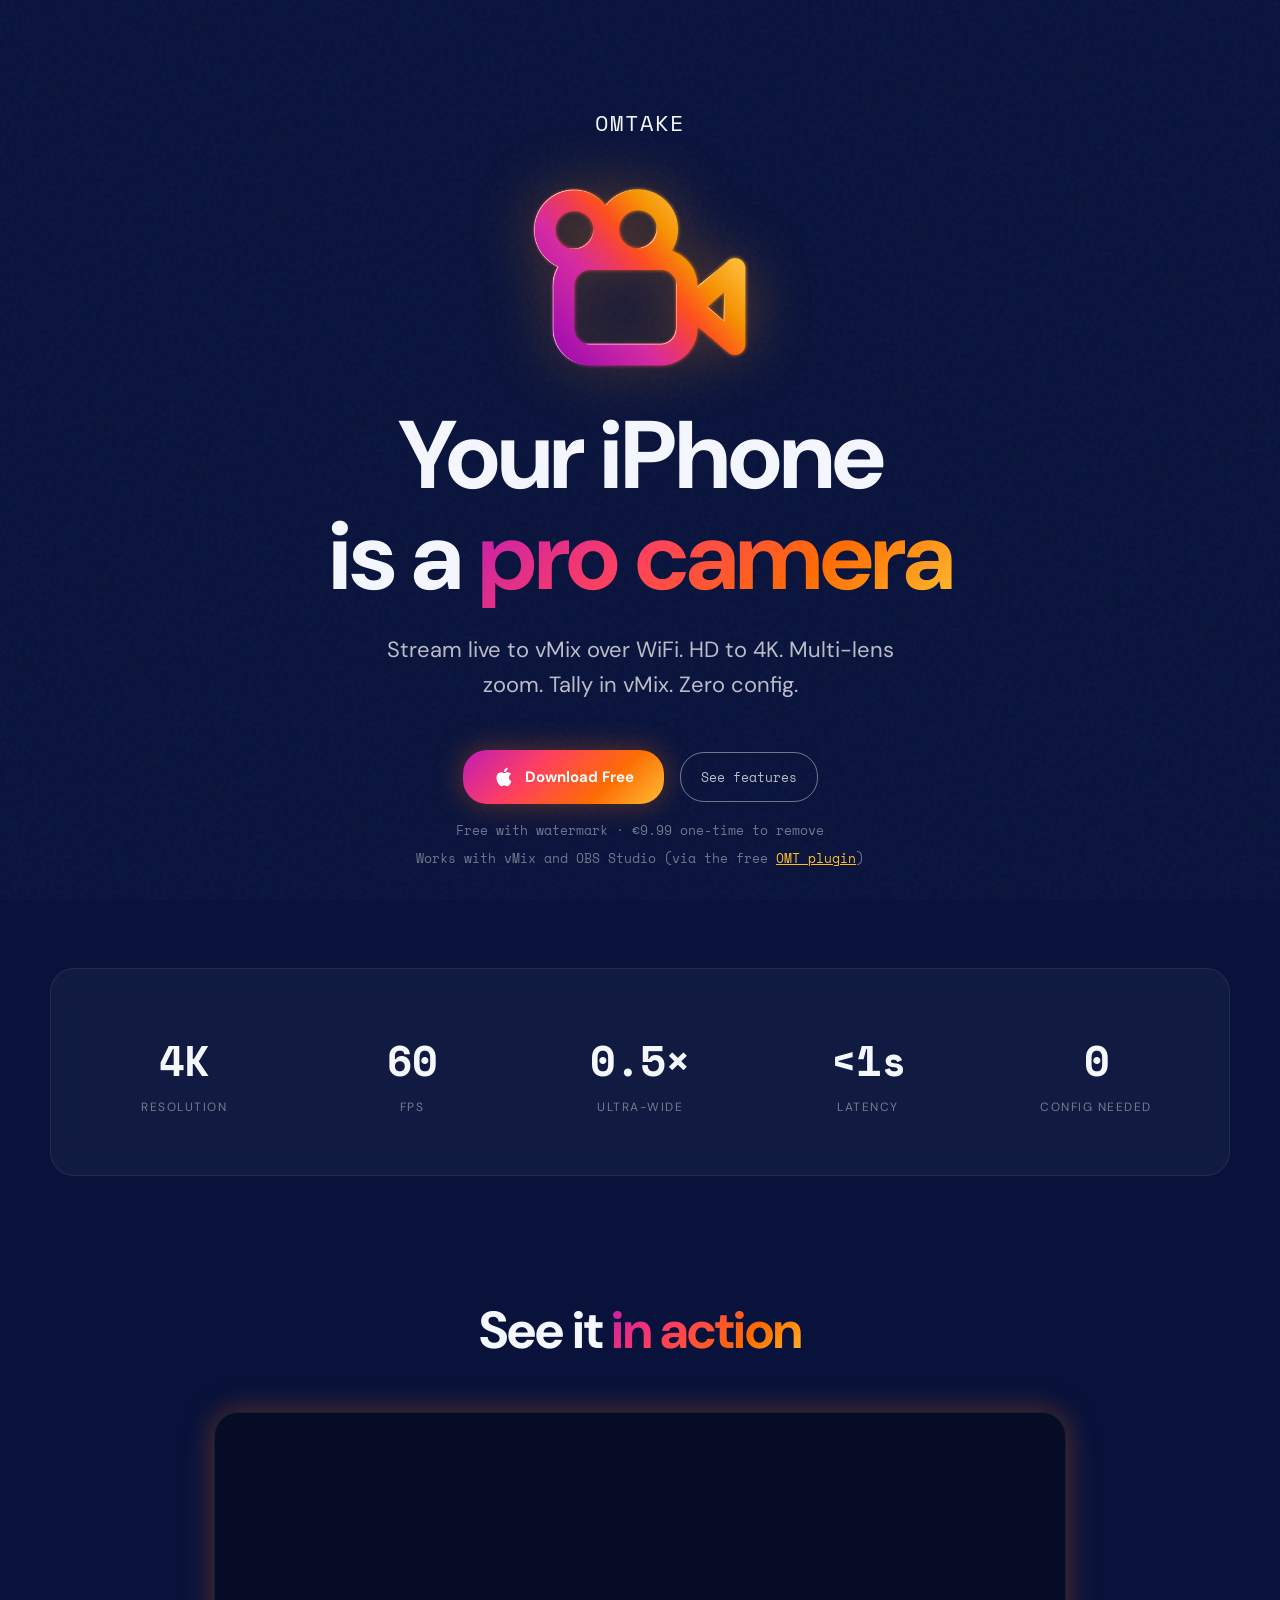
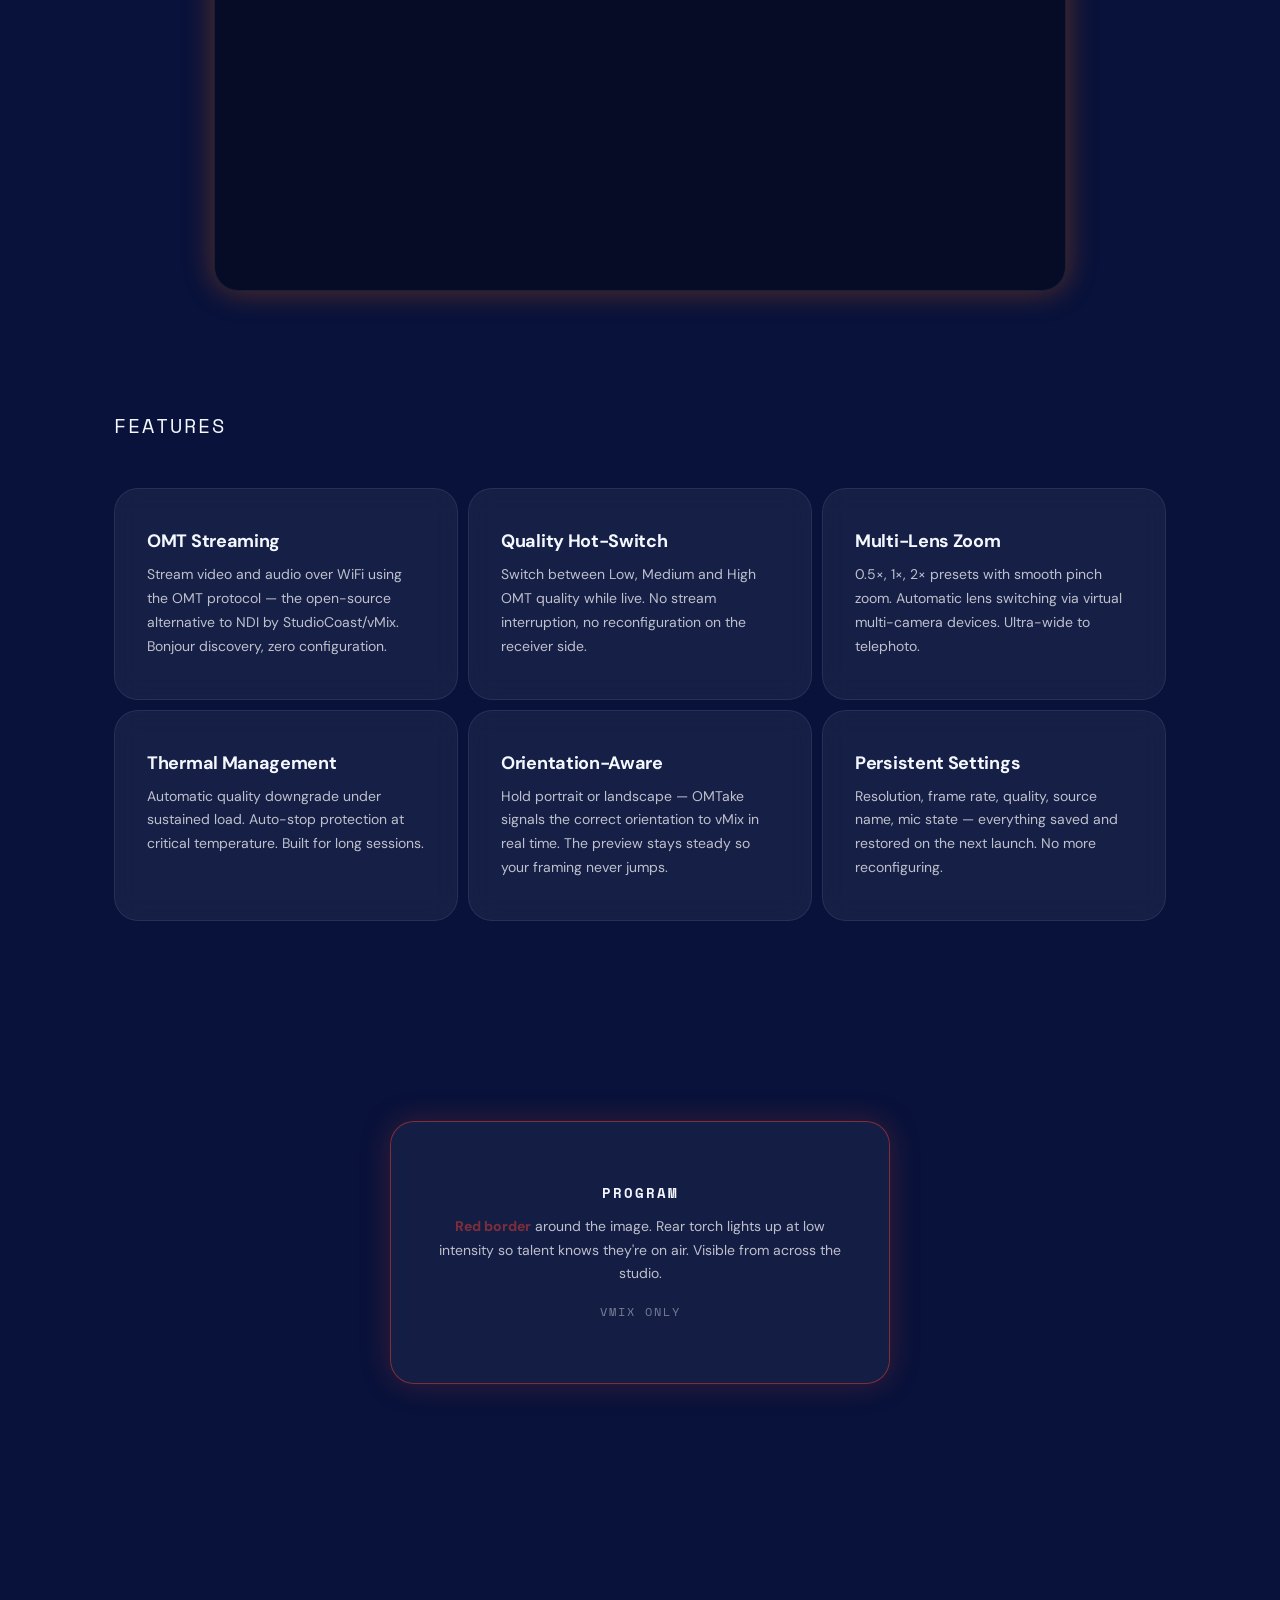
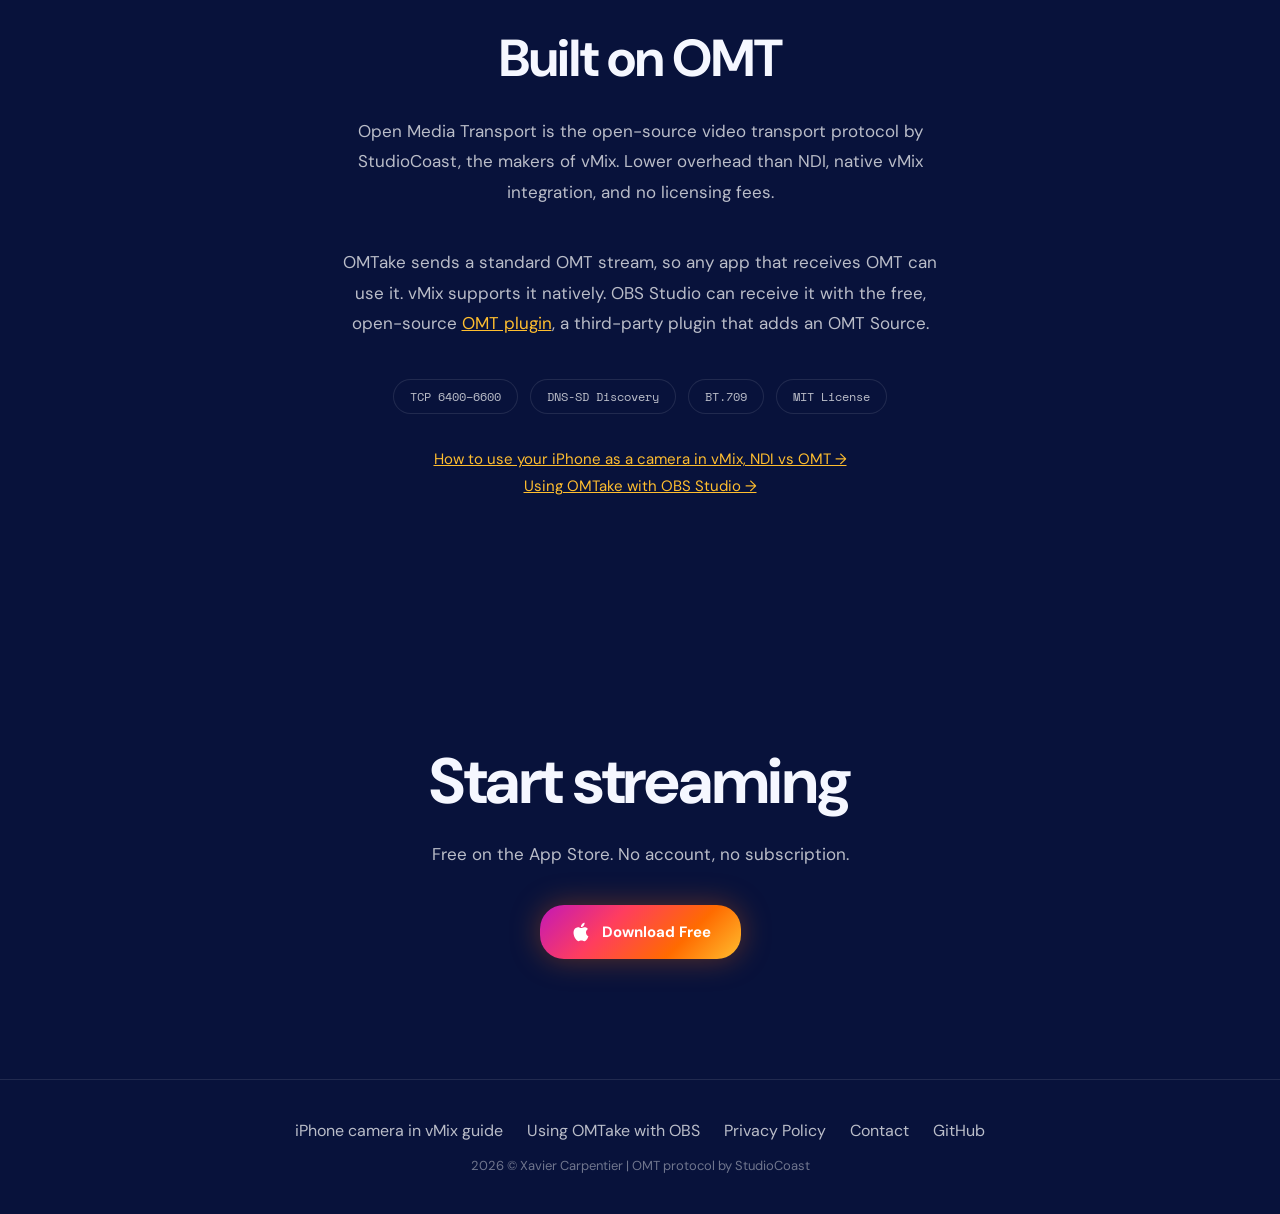
<file: docs/index.html>
<!DOCTYPE html>
<html lang="en">
<head>
    <meta charset="UTF-8">
    <meta name="viewport" content="width=device-width, initial-scale=1.0">
    <title>OMTake — Your iPhone is a pro camera for vMix and OBS over OMT</title>
    <meta name="description" content="Turn your iPhone into a wireless OMT camera for vMix, or for OBS Studio with the free OMT plugin. Stream live video and audio over WiFi with Open Media Transport, the open-source alternative to NDI.">
    <link rel="canonical" href="https://omtake.app/">
    <link id="favicon" rel="icon" href="icon_dark.png" type="image/png">

    <!-- Open Graph — LinkedIn, Facebook, WhatsApp, Slack. These crawlers do not
         execute JavaScript, so the tags must stay in the served HTML. -->
    <meta property="og:type" content="website">
    <meta property="og:site_name" content="OMTake">
    <meta property="og:locale" content="en_US">
    <meta property="og:url" content="https://omtake.app/">
    <meta property="og:title" content="OMTake — Your iPhone is a pro camera">
    <meta property="og:description" content="Stream live video and audio from your iPhone to vMix over WiFi using OMT (Open Media Transport), the open-source alternative to NDI. Also works with OBS Studio via the free OMT plugin. HD to 4K, multi-lens zoom, vMix tally, zero config.">
    <meta property="og:image" content="https://omtake.app/og-image.png">
    <meta property="og:image:type" content="image/png">
    <meta property="og:image:width" content="1200">
    <meta property="og:image:height" content="627">
    <meta property="og:image:alt" content="The OMTake logo beside the tagline “Your iPhone is a pro camera”, with HD to 4K, multi-lens zoom, tally and zero config listed.">

    <!-- Twitter / X -->
    <meta name="twitter:card" content="summary_large_image">
    <meta name="twitter:title" content="OMTake — Your iPhone is a pro camera">
    <meta name="twitter:description" content="Stream live video and audio from your iPhone to vMix over WiFi using OMT (Open Media Transport), the open-source alternative to NDI. Also works with OBS Studio via the free OMT plugin. HD to 4K, multi-lens zoom, vMix tally, zero config.">
    <meta name="twitter:image" content="https://omtake.app/og-image.png">
    <meta name="twitter:image:alt" content="The OMTake logo beside the tagline “Your iPhone is a pro camera”, with HD to 4K, multi-lens zoom, tally and zero config listed.">

    <link rel="preconnect" href="https://fonts.googleapis.com">
    <link href="https://fonts.googleapis.com/css2?family=DM+Sans:ital,wght@0,400;0,500;0,700&family=Space+Mono:wght@400;700&display=swap" rel="stylesheet">
    <link rel="stylesheet" href="styles.css">
</head>
<body>

    <section class="hero">
        <div class="badge">OMTake</div>
        <img src="icon.png" class="hero-logo" alt="OMTake Logo">
        <h1>Your iPhone<br>
            is a <span>pro camera</span></h1>
        <p class="subtitle">Stream live to vMix over WiFi. HD to 4K. Multi-lens zoom. Tally in vMix. Zero config.</p>
        <div class="cta-row">
            <a href="https://apps.apple.com/app/omtake/id6767678547" class="cta-appstore" target="blank">
                <svg viewBox="0 0 24 24" fill="currentColor"><path d="M18.71 19.5c-.83 1.24-1.71 2.45-3.05 2.47-1.34.03-1.77-.79-3.29-.79-1.53 0-2 .77-3.27.82-1.31.05-2.3-1.32-3.14-2.53C4.25 17 2.94 12.45 4.7 9.39c.87-1.52 2.43-2.48 4.12-2.51 1.28-.02 2.5.87 3.29.87.78 0 2.26-1.07 3.8-.91.65.03 2.47.26 3.64 1.98-.09.06-2.17 1.28-2.15 3.81.03 3.02 2.65 4.03 2.68 4.04-.03.07-.42 1.44-1.38 2.83M13 3.5c.73-.83 1.94-1.46 2.94-1.5.13 1.17-.34 2.35-1.04 3.19-.69.85-1.83 1.51-2.95 1.42-.15-1.15.41-2.35 1.05-3.11z"/></svg>
                Download Free
            </a>
            <a href="#features" class="cta-secondary">See features</a>
        </div>
        <p class="hero-price">Free with watermark · €9.99 one-time to remove</p>
        <p class="hero-price hero-compat">Works with vMix and OBS Studio (via the free <a href="how-to-use-iphone-as-camera-in-obs/">OMT plugin</a>)</p>
    </section>

    <section class="specs">
        <div class="specs-inner">
            <div class="spec">
                <div class="spec-value">4K</div>
                <div class="spec-label">Resolution</div>
            </div>
            <div class="spec">
                <div class="spec-value">60</div>
                <div class="spec-label">FPS</div>
            </div>
            <div class="spec">
                <div class="spec-value">0.5×</div>
                <div class="spec-label">Ultra-wide</div>
            </div>
            <div class="spec">
                <div class="spec-value">&lt;1s</div>
                <div class="spec-label">Latency</div>
            </div>
            <div class="spec">
                <div class="spec-value">0</div>
                <div class="spec-label">Config needed</div>
            </div>
        </div>
    </section>

    <section class="video">
        <h2>See it <span>in action</span></h2>
        <div class="video-frame">
            <iframe src="https://www.youtube-nocookie.com/embed/K84zS94XtDU"
                title="OMTake demo video"
                allow="accelerometer; autoplay; clipboard-write; encrypted-media; gyroscope; picture-in-picture; web-share"
                referrerpolicy="strict-origin-when-cross-origin"
                allowfullscreen></iframe>
        </div>
    </section>

    <section class="features" id="features">
        <div class="features-label">Features</div>
        <div class="features-grid">
            <div class="feature">
                <h3>OMT Streaming</h3>
                <p>Stream video and audio over WiFi using the OMT protocol — the open-source alternative to NDI by StudioCoast/vMix. Bonjour discovery, zero configuration.</p>
            </div>
            <div class="feature">
                <h3>Quality Hot-Switch</h3>
                <p>Switch between Low, Medium and High OMT quality while live. No stream interruption, no reconfiguration on the receiver side.</p>
            </div>
            <div class="feature">
                <h3>Multi-Lens Zoom</h3>
                <p>0.5×, 1×, 2× presets with smooth pinch zoom. Automatic lens switching via virtual multi-camera devices. Ultra-wide to telephoto.</p>
            </div>
            <div class="feature">
                <h3>Thermal Management</h3>
                <p>Automatic quality downgrade under sustained load. Auto-stop protection at critical temperature. Built for long sessions.</p>
            </div>
            <div class="feature">
                <h3>Orientation-Aware</h3>
                <p>Hold portrait or landscape — OMTake signals the correct orientation to vMix in real time. The preview stays steady so your framing never jumps.</p>
            </div>
            <div class="feature">
                <h3>Persistent Settings</h3>
                <p>Resolution, frame rate, quality, source name, mic state — everything saved and restored on the next launch. No more reconfiguring.</p>
            </div>
        </div>
    </section>

    <section class="tally">
        <div class="tally-card program">
            <h3>Program</h3>
            <p><span><strong>Red border</strong></span> around the image. Rear torch lights up at low intensity so talent knows they're on air. Visible from across the studio.</p>
            <p class="tally-note">vMix only</p>
        </div>
    </section>

    <section class="protocol">
        <h2>Built on <span>OMT</span></h2>
        <p>Open Media Transport is the open-source video transport protocol by StudioCoast, the makers of vMix. Lower overhead than NDI, native vMix integration, and no licensing fees.</p>
        <p>OMTake sends a standard OMT stream, so any app that receives OMT can use it. vMix supports it natively. OBS Studio can receive it with the free, open-source <a href="https://github.com/openmediatransport/omtplugin" target="blank">OMT plugin</a>, a third-party plugin that adds an OMT Source.</p>
        <div class="protocol-badges">
            <span class="protocol-badge">TCP 6400–6600</span>
            <span class="protocol-badge">DNS-SD Discovery</span>
            <span class="protocol-badge">BT.709</span>
            <span class="protocol-badge">MIT License</span>
        </div>
        <p class="protocol-guide"><a href="how-to-use-iphone-as-camera-in-vmix/">How to use your iPhone as a camera in vMix, NDI vs OMT →</a><br>
            <a href="how-to-use-iphone-as-camera-in-obs/">Using OMTake with OBS Studio →</a></p>
    </section>

    <section class="footer-cta">
        <h2>Start streaming</h2>
        <p>Free on the App Store. No account, no subscription.</p>
        <a href="https://apps.apple.com/app/omtake/id6767678547" class="cta-appstore" target="blank">
            <svg viewBox="0 0 24 24" fill="currentColor"><path d="M18.71 19.5c-.83 1.24-1.71 2.45-3.05 2.47-1.34.03-1.77-.79-3.29-.79-1.53 0-2 .77-3.27.82-1.31.05-2.3-1.32-3.14-2.53C4.25 17 2.94 12.45 4.7 9.39c.87-1.52 2.43-2.48 4.12-2.51 1.28-.02 2.5.87 3.29.87.78 0 2.26-1.07 3.8-.91.65.03 2.47.26 3.64 1.98-.09.06-2.17 1.28-2.15 3.81.03 3.02 2.65 4.03 2.68 4.04-.03.07-.42 1.44-1.38 2.83M13 3.5c.73-.83 1.94-1.46 2.94-1.5.13 1.17-.34 2.35-1.04 3.19-.69.85-1.83 1.51-2.95 1.42-.15-1.15.41-2.35 1.05-3.11z"/></svg>
            Download Free
        </a>
    </section>

    <input type="checkbox" id="contact-modal-toggle" class="modal-toggle" hidden>
    <div class="modal-overlay">
        <label for="contact-modal-toggle" class="modal-backdrop"></label>
        <div class="modal" role="dialog" aria-modal="true" aria-labelledby="contact-modal-title">
            <div class="modal-header">
                <h3 id="contact-modal-title">Contact us</h3>
                <label for="contact-modal-toggle" class="modal-close" aria-label="Fermer">×</label>
            </div>
            <form id="contact-form" class="contact-form" action="https://script.google.com/macros/s/AKfycbzhmYxB6dGDy5mroMMYLlS5nCqc2xNAYS4UQIvFM3NSya9CLCbr6gQMoK-vIPKmRSFhCA/exec" method="post">
                <input type="hidden" name="type" value="contact">
                <input type="hidden" name="subject" value="Message OMTake">
                <div id="contact-form-status" class="form-status" aria-live="polite"></div>
                <label>
                    Name
                    <input type="text" name="name" placeholder="Name" required>
                </label>
                <label>
                    Email
                    <input type="email" name="email" placeholder="Email" required>
                </label>
                <label>
                    Message
                    <textarea name="message" rows="5" placeholder="Message" required></textarea>
                </label>
                <div class="modal-actions">
                    <button type="submit" class="button-primary">Send</button>
                </div>
            </form>
        </div>
    </div>
    <iframe name="hidden_iframe" id="hidden_iframe" style="display:none;"></iframe>

    <footer>
        <div class="footer-links">
            <a href="how-to-use-iphone-as-camera-in-vmix/">iPhone camera in vMix guide</a>
            <a href="how-to-use-iphone-as-camera-in-obs/">Using OMTake with OBS</a>
            <a href="privacy.html">Privacy Policy</a>
            <label for="contact-modal-toggle" class="contact-toggle">Contact</label>
            <a href="https://github.com/xcarpentier/omtake">GitHub</a>
        </div>
        <p>2026 &copy; Xavier Carpentier | OMT protocol by StudioCoast</p>
    </footer>

    <script>
                    (function () {
                        const form = document.getElementById('contact-form');
                        const status = document.getElementById('contact-form-status');
                        const iframe = document.getElementById('hidden_iframe');
                        const modalToggle = document.getElementById('contact-modal-toggle');

                        // Delays
                        const CLOSE_DELAY = 2000; // keep success visible before closing
                        const TIMEOUT = 8000; // fetch timeout

                        function showStatus(text) {
                            status.textContent = text;
                            status.classList.add('visible');
                        }

                        function clearStatusSoon() {
                            setTimeout(function () { status.textContent = ''; status.classList.remove('visible'); }, 400);
                        }

                        form.addEventListener('submit', function (ev) {
                            ev.preventDefault();
                            showStatus('Sending...');

                            const controller = new AbortController();
                            const signal = controller.signal;
                            const timeoutId = setTimeout(() => controller.abort(), TIMEOUT);

                            // Attempt fetch() first for better control (CORS must be allowed server-side)
                            fetch(form.action, {
                                method: 'POST',
                                body: new FormData(form),
                                signal: signal,
                                // mode: 'cors' is default for cross-origin requests
                            }).then(function (res) {
                                clearTimeout(timeoutId);
                                if (res.ok) {
                                    showStatus('Message sent');
                                    setTimeout(function () { modalToggle.checked = false; form.reset(); clearStatusSoon(); }, CLOSE_DELAY);
                                    return;
                                }
                                // non-2xx response → fallback to iframe submission
                                showStatus('Erreur serveur — réessai via fallback');
                                fallbackSubmit();
                            }).catch(function (err) {
                                clearTimeout(timeoutId);
                                // network error, CORS, or aborted → fallback to iframe
                                showStatus('Réseau/CORS — utilisation du fallback');
                                fallbackSubmit();
                            });

                            function fallbackSubmit() {
                                // submit the form into the hidden iframe (old behavior)
                                // attach one-time load handler
                                const onLoad = function () {
                                    showStatus('Message sent');
                                    setTimeout(function () { modalToggle.checked = false; form.reset(); clearStatusSoon(); }, CLOSE_DELAY);
                                    iframe.removeEventListener('load', onLoad);
                                };
                                iframe.addEventListener('load', onLoad);
                                form.target = 'hidden_iframe';
                                form.submit();
                                // restore target to avoid future accidental iframe submits
                                form.removeAttribute('target');
                            }
                        });
                    })();
                </script>
</file>
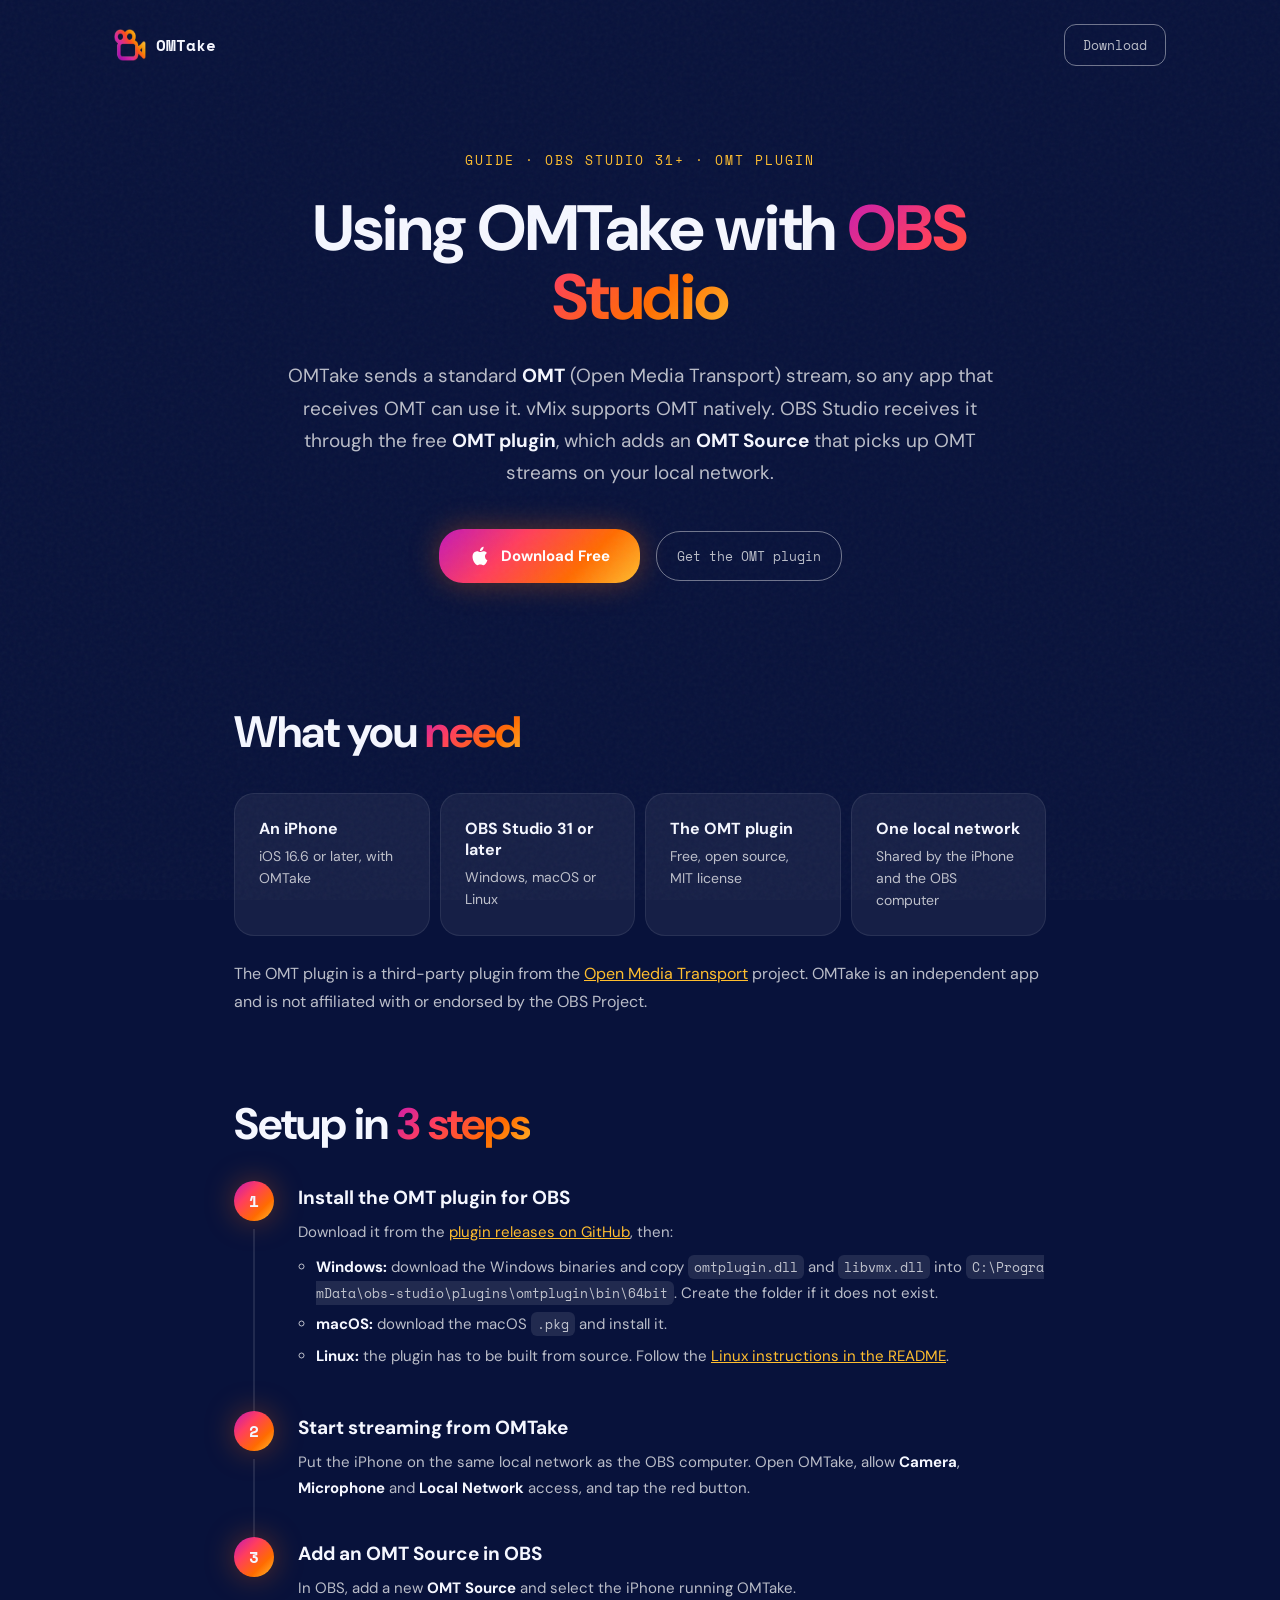
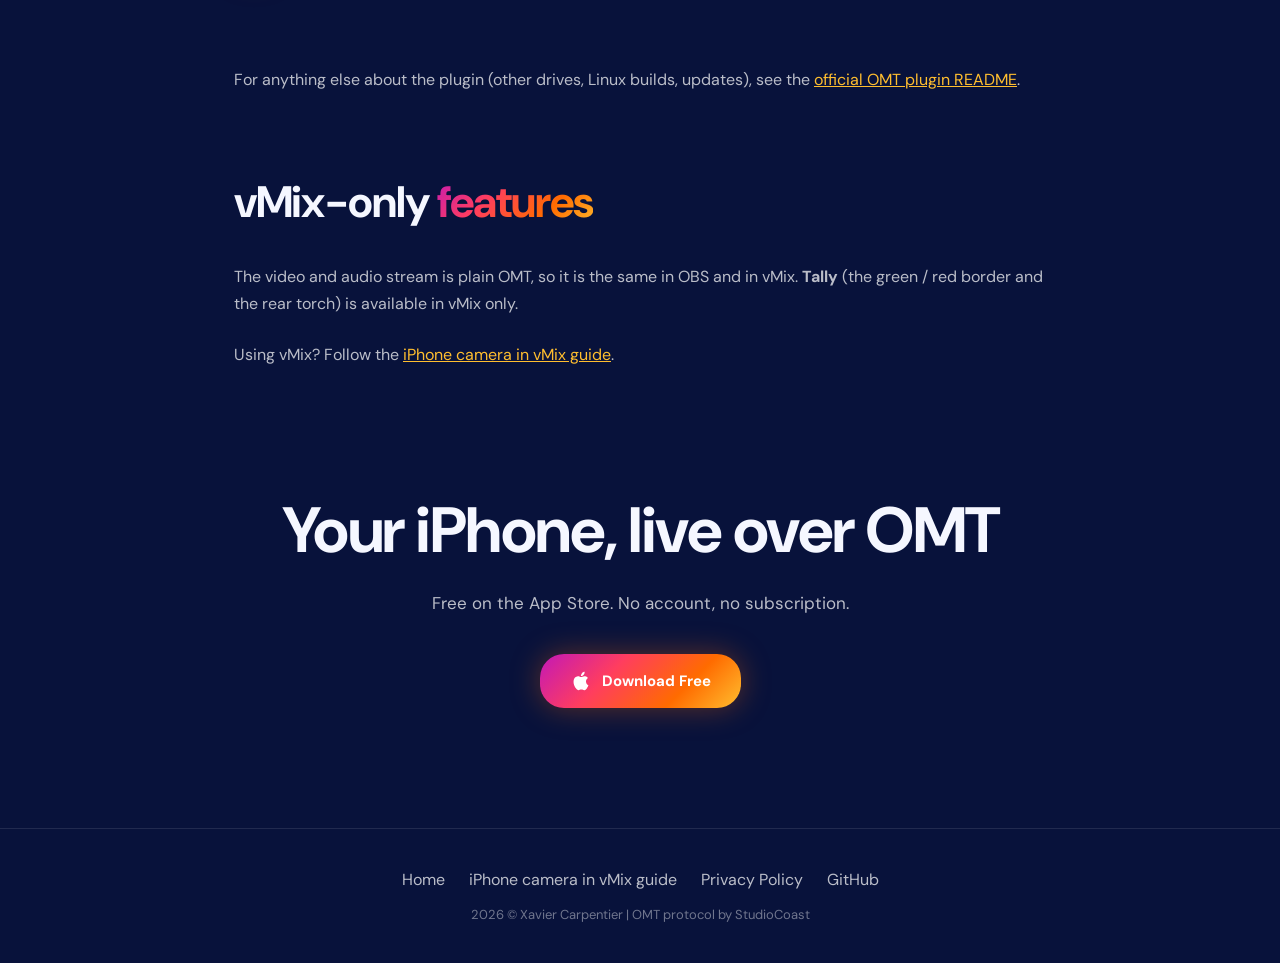
<file: docs/how-to-use-iphone-as-camera-in-obs/index.html>
<!DOCTYPE html>
<html lang="en">
<head>
    <meta charset="UTF-8">
    <meta name="viewport" content="width=device-width, initial-scale=1.0">
    <title>How to Use iPhone as a Camera in OBS Studio (OMT plugin) — OMTake</title>
    <meta name="description" content="Use your iPhone as a wireless camera in OBS Studio 31+ with OMTake and the free, open-source OMT plugin. Plugin install on Windows, macOS and Linux, then add an OMT Source.">
    <link rel="canonical" href="https://omtake.app/how-to-use-iphone-as-camera-in-obs/">
    <link id="favicon" rel="icon" href="../icon_dark.png" type="image/png">

    <!-- Open Graph — LinkedIn, Facebook, WhatsApp, Slack. These crawlers do not
         execute JavaScript, so the tags must stay in the served HTML. -->
    <meta property="og:type" content="article">
    <meta property="og:site_name" content="OMTake">
    <meta property="og:locale" content="en_US">
    <meta property="og:url" content="https://omtake.app/how-to-use-iphone-as-camera-in-obs/">
    <meta property="og:title" content="Using OMTake with OBS Studio">
    <meta property="og:description" content="Use your iPhone as a wireless camera in OBS Studio with OMTake and the free OMT plugin. Install the plugin, add an OMT Source, pick your iPhone.">
    <meta property="og:image" content="https://omtake.app/og-image.png">
    <meta property="og:image:type" content="image/png">
    <meta property="og:image:width" content="1200">
    <meta property="og:image:height" content="627">
    <meta property="og:image:alt" content="The OMTake logo beside the tagline “Your iPhone is a pro camera”.">

    <!-- Twitter / X -->
    <meta name="twitter:card" content="summary_large_image">
    <meta name="twitter:title" content="Using OMTake with OBS Studio">
    <meta name="twitter:description" content="Use your iPhone as a wireless camera in OBS Studio with OMTake and the free OMT plugin. Install the plugin, add an OMT Source, pick your iPhone.">
    <meta name="twitter:image" content="https://omtake.app/og-image.png">
    <meta name="twitter:image:alt" content="The OMTake logo beside the tagline “Your iPhone is a pro camera”.">

    <link rel="preconnect" href="https://fonts.googleapis.com">
    <link href="https://fonts.googleapis.com/css2?family=DM+Sans:ital,wght@0,400;0,500;0,700&family=Space+Mono:wght@400;700&display=swap" rel="stylesheet">
    <link rel="stylesheet" href="../styles.css">

    <script type="application/ld+json">
    {
        "@context": "https://schema.org",
        "@graph": [
            {
                "@type": "HowTo",
                "name": "How to use iPhone as a camera in OBS Studio",
                "description": "Receive an iPhone running OMTake in OBS Studio 31 or later through the free, open-source OMT (Open Media Transport) plugin.",
                "supply": [
                    { "@type": "HowToSupply", "name": "iPhone running iOS 16.6 or later" },
                    { "@type": "HowToSupply", "name": "Computer running OBS Studio 31 or later" },
                    { "@type": "HowToSupply", "name": "A local network shared by both devices" }
                ],
                "tool": [
                    { "@type": "HowToTool", "name": "OMTake (free on the App Store)" },
                    { "@type": "HowToTool", "name": "OMT plugin for OBS (free, open source)" }
                ],
                "step": [
                    { "@type": "HowToStep", "position": 1, "name": "Install the OMT plugin for OBS", "text": "Download the plugin from the omtplugin releases on GitHub. On Windows, copy omtplugin.dll and libvmx.dll into C:\\ProgramData\\obs-studio\\plugins\\omtplugin\\bin\\64bit, creating the folder if needed. On macOS, install the pkg. On Linux, build it by following the plugin README." },
                    { "@type": "HowToStep", "position": 2, "name": "Start streaming from OMTake", "text": "Put the iPhone on the same local network as the OBS computer, open OMTake, allow Camera, Microphone and Local Network access, and tap the red button." },
                    { "@type": "HowToStep", "position": 3, "name": "Add an OMT Source in OBS", "text": "In OBS, add a new OMT Source and select the iPhone running OMTake." }
                ]
            },
            {
                "@type": "SoftwareApplication",
                "name": "OMTake",
                "operatingSystem": "iOS 16.6 or later",
                "applicationCategory": "MultimediaApplication",
                "url": "https://omtake.app/",
                "downloadUrl": "https://apps.apple.com/app/omtake/id6767678547",
                "offers": { "@type": "Offer", "price": "0", "priceCurrency": "EUR" }
            }
        ]
    }
    </script>
</head>
<body>

    <nav class="topnav">
        <a href="../" class="topnav-brand">
            <img src="../icon.png" alt="" width="32" height="32">
            OMTake
        </a>
        <a href="https://apps.apple.com/app/omtake/id6767678547" class="topnav-cta" target="blank">Download</a>
    </nav>

    <header class="guide-hero">
        <div class="guide-kicker">Guide · OBS Studio 31+ · OMT plugin</div>
        <h1>Using OMTake with <span>OBS Studio</span></h1>
        <p class="guide-answer">
            OMTake sends a standard <strong>OMT</strong> (Open Media Transport) stream, so any app that receives OMT can use it.
            vMix supports OMT natively. OBS Studio receives it through the free <strong>OMT plugin</strong>, which adds an <strong>OMT Source</strong> that picks up OMT streams on your local network.
        </p>
        <div class="cta-row guide-cta">
            <a href="https://apps.apple.com/app/omtake/id6767678547" class="cta-appstore" target="blank">
                <svg viewBox="0 0 24 24" fill="currentColor"><path d="M18.71 19.5c-.83 1.24-1.71 2.45-3.05 2.47-1.34.03-1.77-.79-3.29-.79-1.53 0-2 .77-3.27.82-1.31.05-2.3-1.32-3.14-2.53C4.25 17 2.94 12.45 4.7 9.39c.87-1.52 2.43-2.48 4.12-2.51 1.28-.02 2.5.87 3.29.87.78 0 2.26-1.07 3.8-.91.65.03 2.47.26 3.64 1.98-.09.06-2.17 1.28-2.15 3.81.03 3.02 2.65 4.03 2.68 4.04-.03.07-.42 1.44-1.38 2.83M13 3.5c.73-.83 1.94-1.46 2.94-1.5.13 1.17-.34 2.35-1.04 3.19-.69.85-1.83 1.51-2.95 1.42-.15-1.15.41-2.35 1.05-3.11z"/></svg>
                Download Free
            </a>
            <a href="https://github.com/openmediatransport/omtplugin/releases" class="cta-secondary" target="blank">Get the OMT plugin</a>
        </div>
    </header>

    <main class="guide">

        <section id="requirements" class="guide-section">
            <h2>What you <span>need</span></h2>
            <ul class="req-grid">
                <li><strong>An iPhone</strong><span>iOS 16.6 or later, with OMTake</span></li>
                <li><strong>OBS Studio 31 or later</strong><span>Windows, macOS or Linux</span></li>
                <li><strong>The OMT plugin</strong><span>Free, open source, MIT license</span></li>
                <li><strong>One local network</strong><span>Shared by the iPhone and the OBS computer</span></li>
            </ul>
            <p class="section-note">The OMT plugin is a third-party plugin from the <a href="https://github.com/openmediatransport" target="blank">Open Media Transport</a> project. OMTake is an independent app and is not affiliated with or endorsed by the OBS Project.</p>
        </section>

        <section id="setup" class="guide-section">
            <h2>Setup in <span>3 steps</span></h2>
            <ol class="steps">
                <li>
                    <h3>Install the OMT plugin for OBS</h3>
                    <p>Download it from the <a href="https://github.com/openmediatransport/omtplugin/releases" target="blank">plugin releases on GitHub</a>, then:</p>
                    <ul>
                        <li><strong>Windows:</strong> download the Windows binaries and copy <code>omtplugin.dll</code> and <code>libvmx.dll</code> into <code class="path">C:\ProgramData\obs-studio\plugins\omtplugin\bin\64bit</code>. Create the folder if it does not exist.</li>
                        <li><strong>macOS:</strong> download the macOS <code>.pkg</code> and install it.</li>
                        <li><strong>Linux:</strong> the plugin has to be built from source. Follow the <a href="https://github.com/openmediatransport/omtplugin#linux" target="blank">Linux instructions in the README</a>.</li>
                    </ul>
                </li>
                <li>
                    <h3>Start streaming from OMTake</h3>
                    <p>Put the iPhone on the same local network as the OBS computer. Open OMTake, allow <strong>Camera</strong>, <strong>Microphone</strong> and <strong>Local Network</strong> access, and tap the red button.</p>
                </li>
                <li>
                    <h3>Add an OMT Source in OBS</h3>
                    <p>In OBS, add a new <strong>OMT Source</strong> and select the iPhone running OMTake.</p>
                </li>
            </ol>
            <p class="section-note">For anything else about the plugin (other drives, Linux builds, updates), see the <a href="https://github.com/openmediatransport/omtplugin#readme" target="blank">official OMT plugin README</a>.</p>
        </section>

        <section id="vmix-only" class="guide-section">
            <h2>vMix-only <span>features</span></h2>
            <p class="section-intro">The video and audio stream is plain OMT, so it is the same in OBS and in vMix. <strong>Tally</strong> (the green / red border and the rear torch) is available in vMix only.</p>
            <p class="section-note">Using vMix? Follow the <a href="../how-to-use-iphone-as-camera-in-vmix/">iPhone camera in vMix guide</a>.</p>
        </section>

    </main>

    <section class="footer-cta">
        <h2>Your iPhone, live over OMT</h2>
        <p>Free on the App Store. No account, no subscription.</p>
        <a href="https://apps.apple.com/app/omtake/id6767678547" class="cta-appstore" target="blank">
            <svg viewBox="0 0 24 24" fill="currentColor"><path d="M18.71 19.5c-.83 1.24-1.71 2.45-3.05 2.47-1.34.03-1.77-.79-3.29-.79-1.53 0-2 .77-3.27.82-1.31.05-2.3-1.32-3.14-2.53C4.25 17 2.94 12.45 4.7 9.39c.87-1.52 2.43-2.48 4.12-2.51 1.28-.02 2.5.87 3.29.87.78 0 2.26-1.07 3.8-.91.65.03 2.47.26 3.64 1.98-.09.06-2.17 1.28-2.15 3.81.03 3.02 2.65 4.03 2.68 4.04-.03.07-.42 1.44-1.38 2.83M13 3.5c.73-.83 1.94-1.46 2.94-1.5.13 1.17-.34 2.35-1.04 3.19-.69.85-1.83 1.51-2.95 1.42-.15-1.15.41-2.35 1.05-3.11z"/></svg>
            Download Free
        </a>
    </section>

    <footer>
        <div class="footer-links">
            <a href="../">Home</a>
            <a href="../how-to-use-iphone-as-camera-in-vmix/">iPhone camera in vMix guide</a>
            <a href="../privacy.html">Privacy Policy</a>
            <a href="https://github.com/xcarpentier/omtake">GitHub</a>
        </div>
        <p>2026 &copy; Xavier Carpentier | OMT protocol by StudioCoast</p>
    </footer>

</body>
</html>
</file>
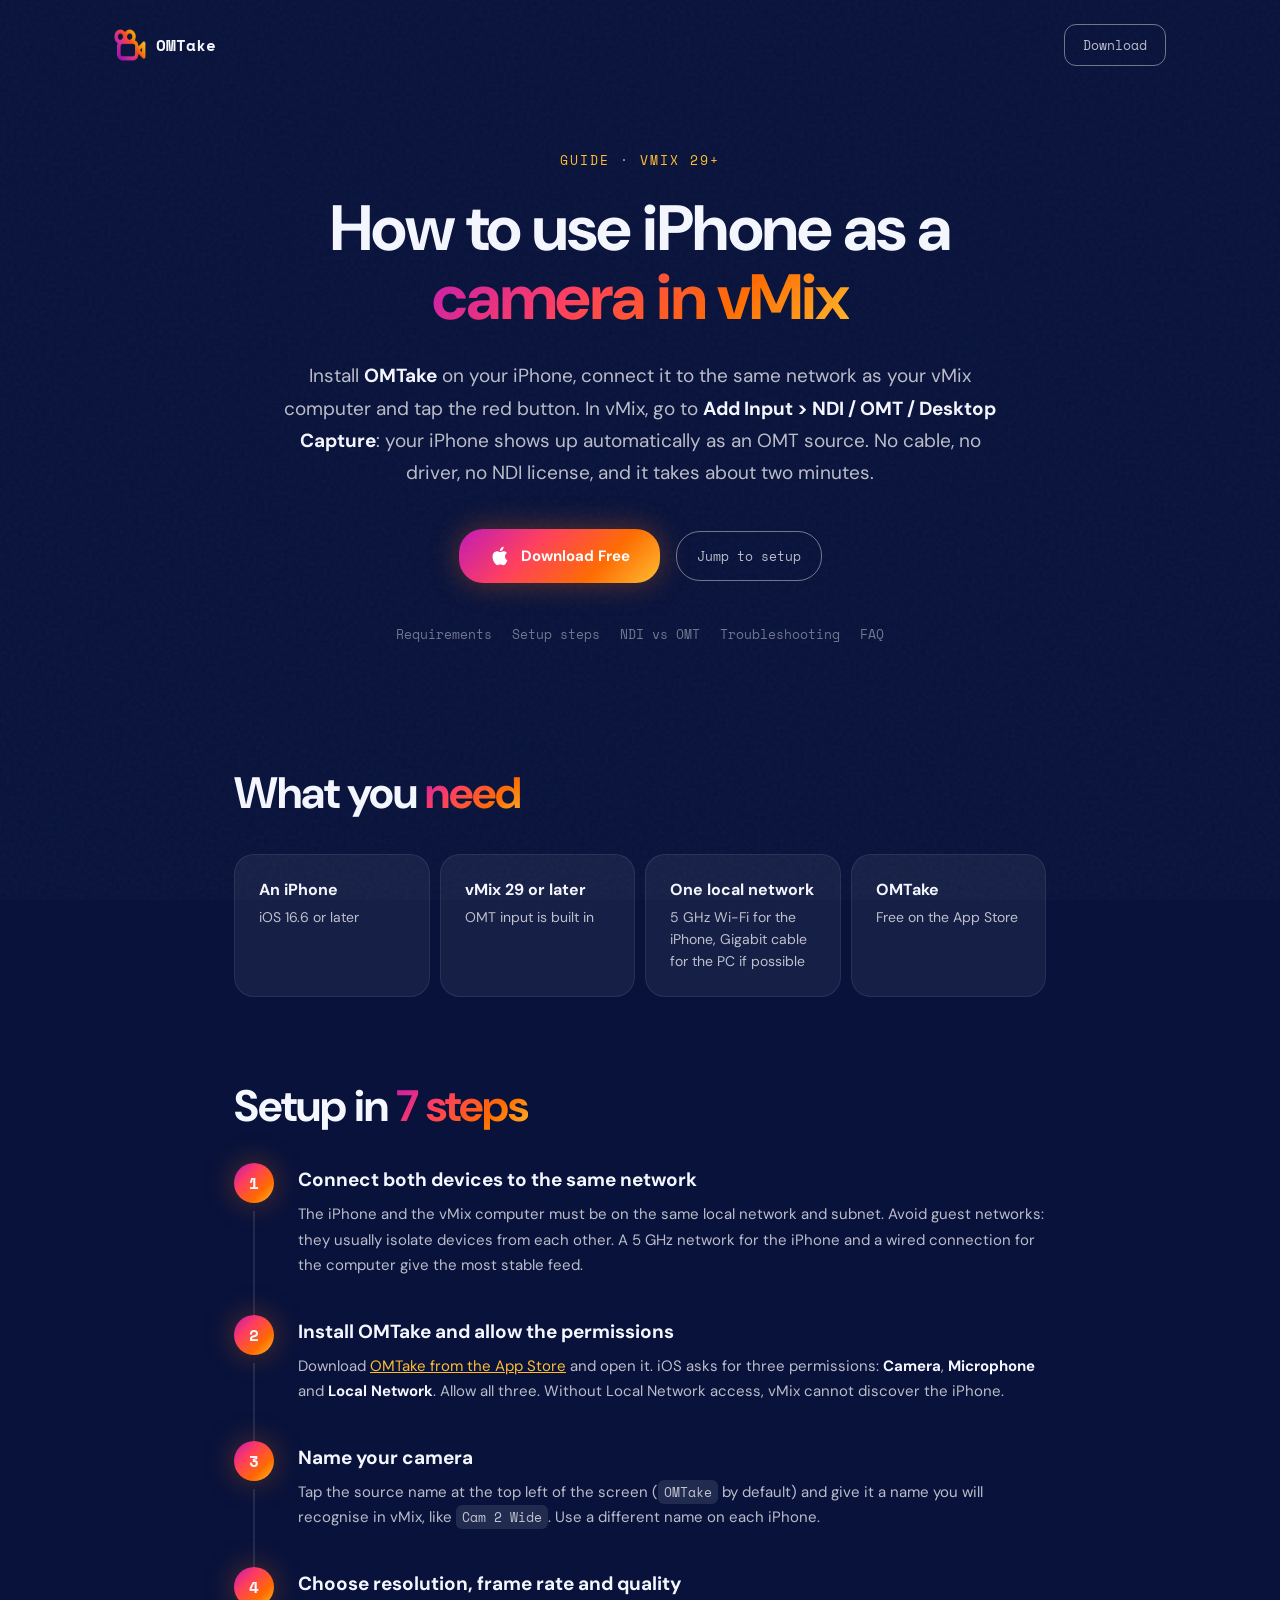
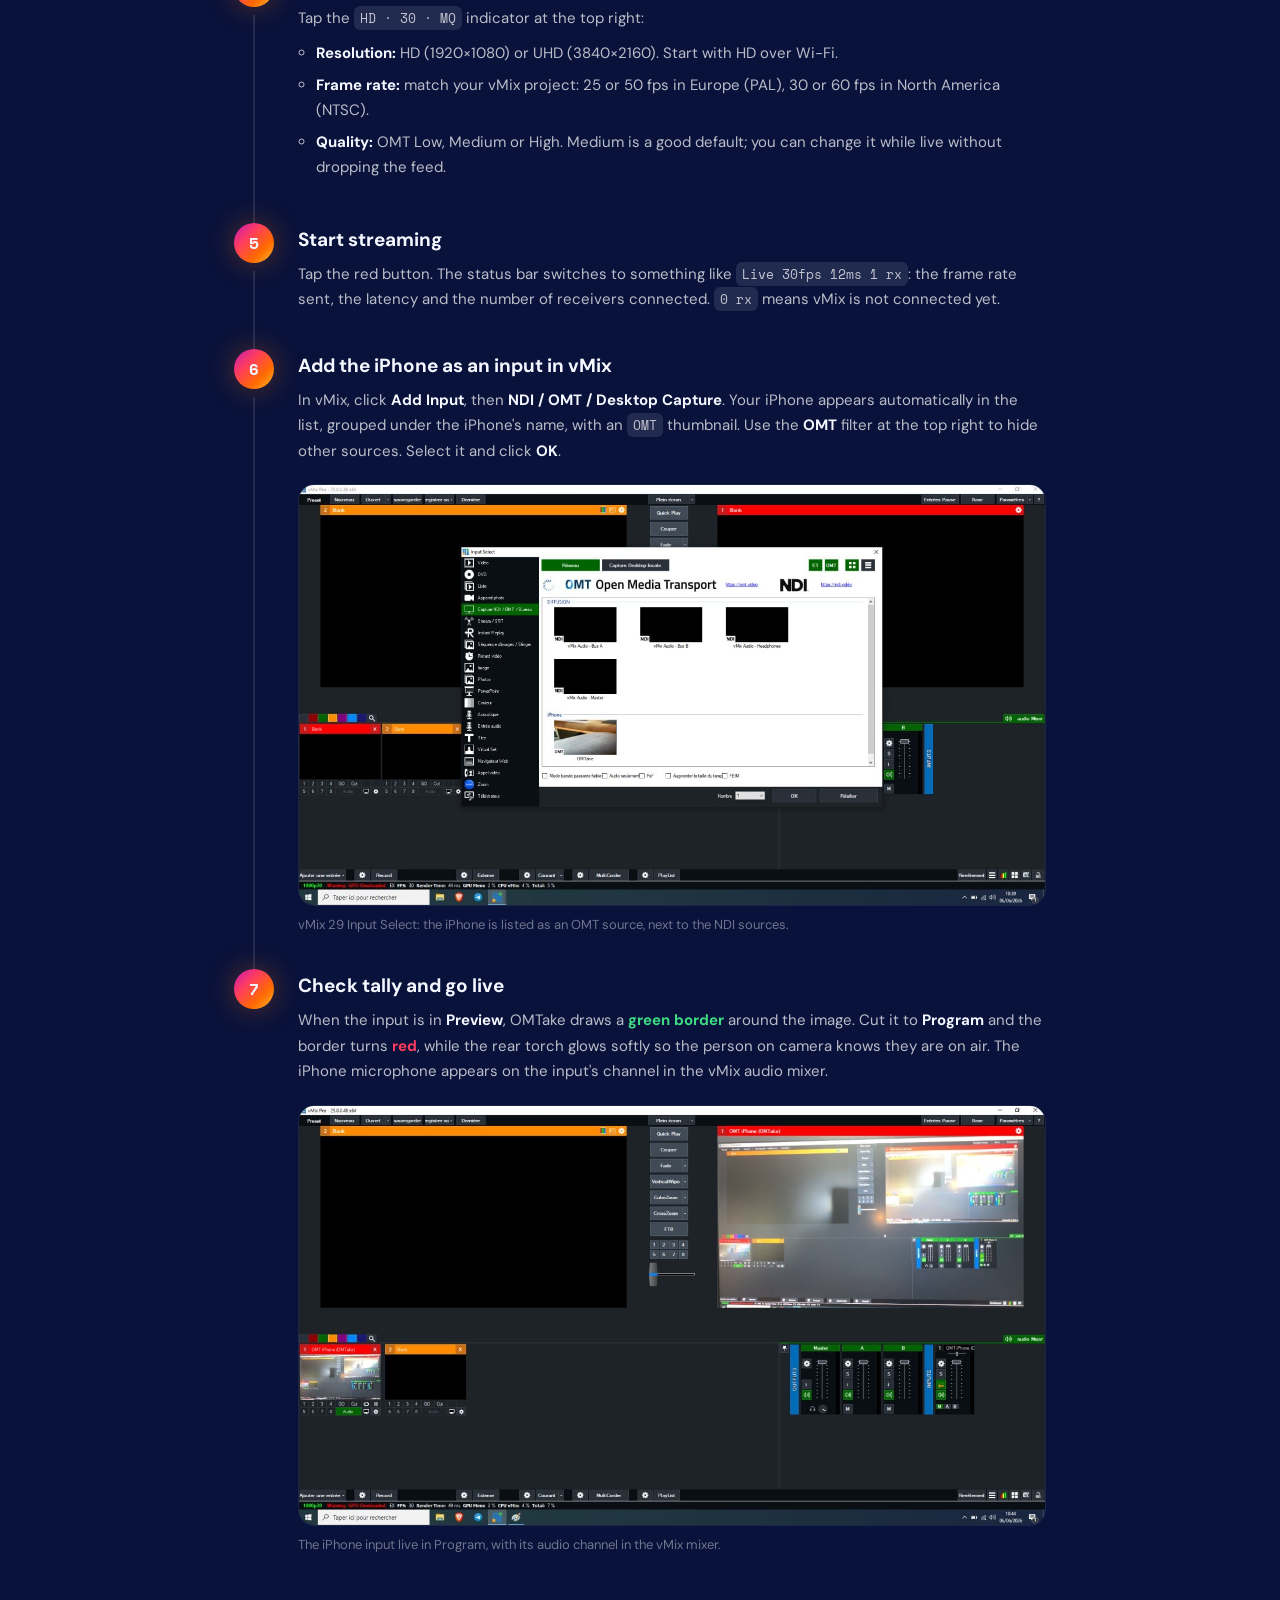
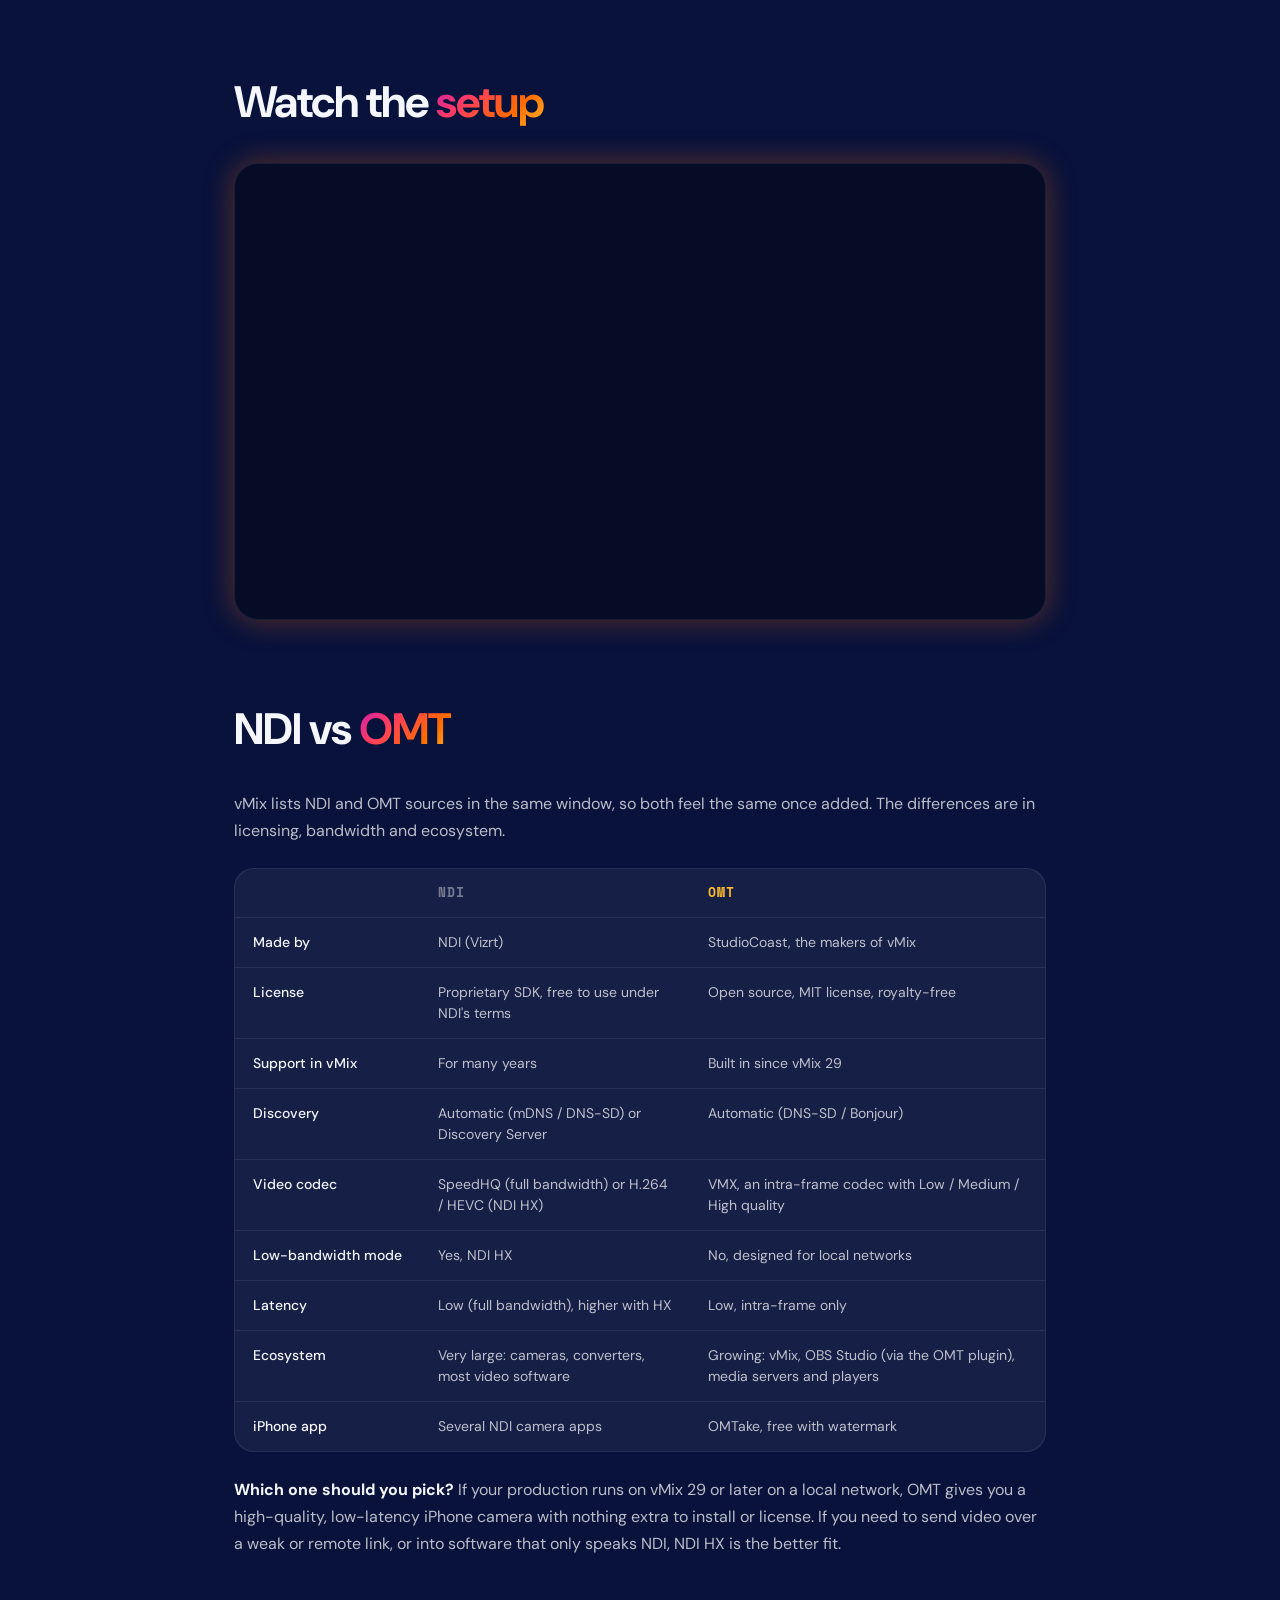
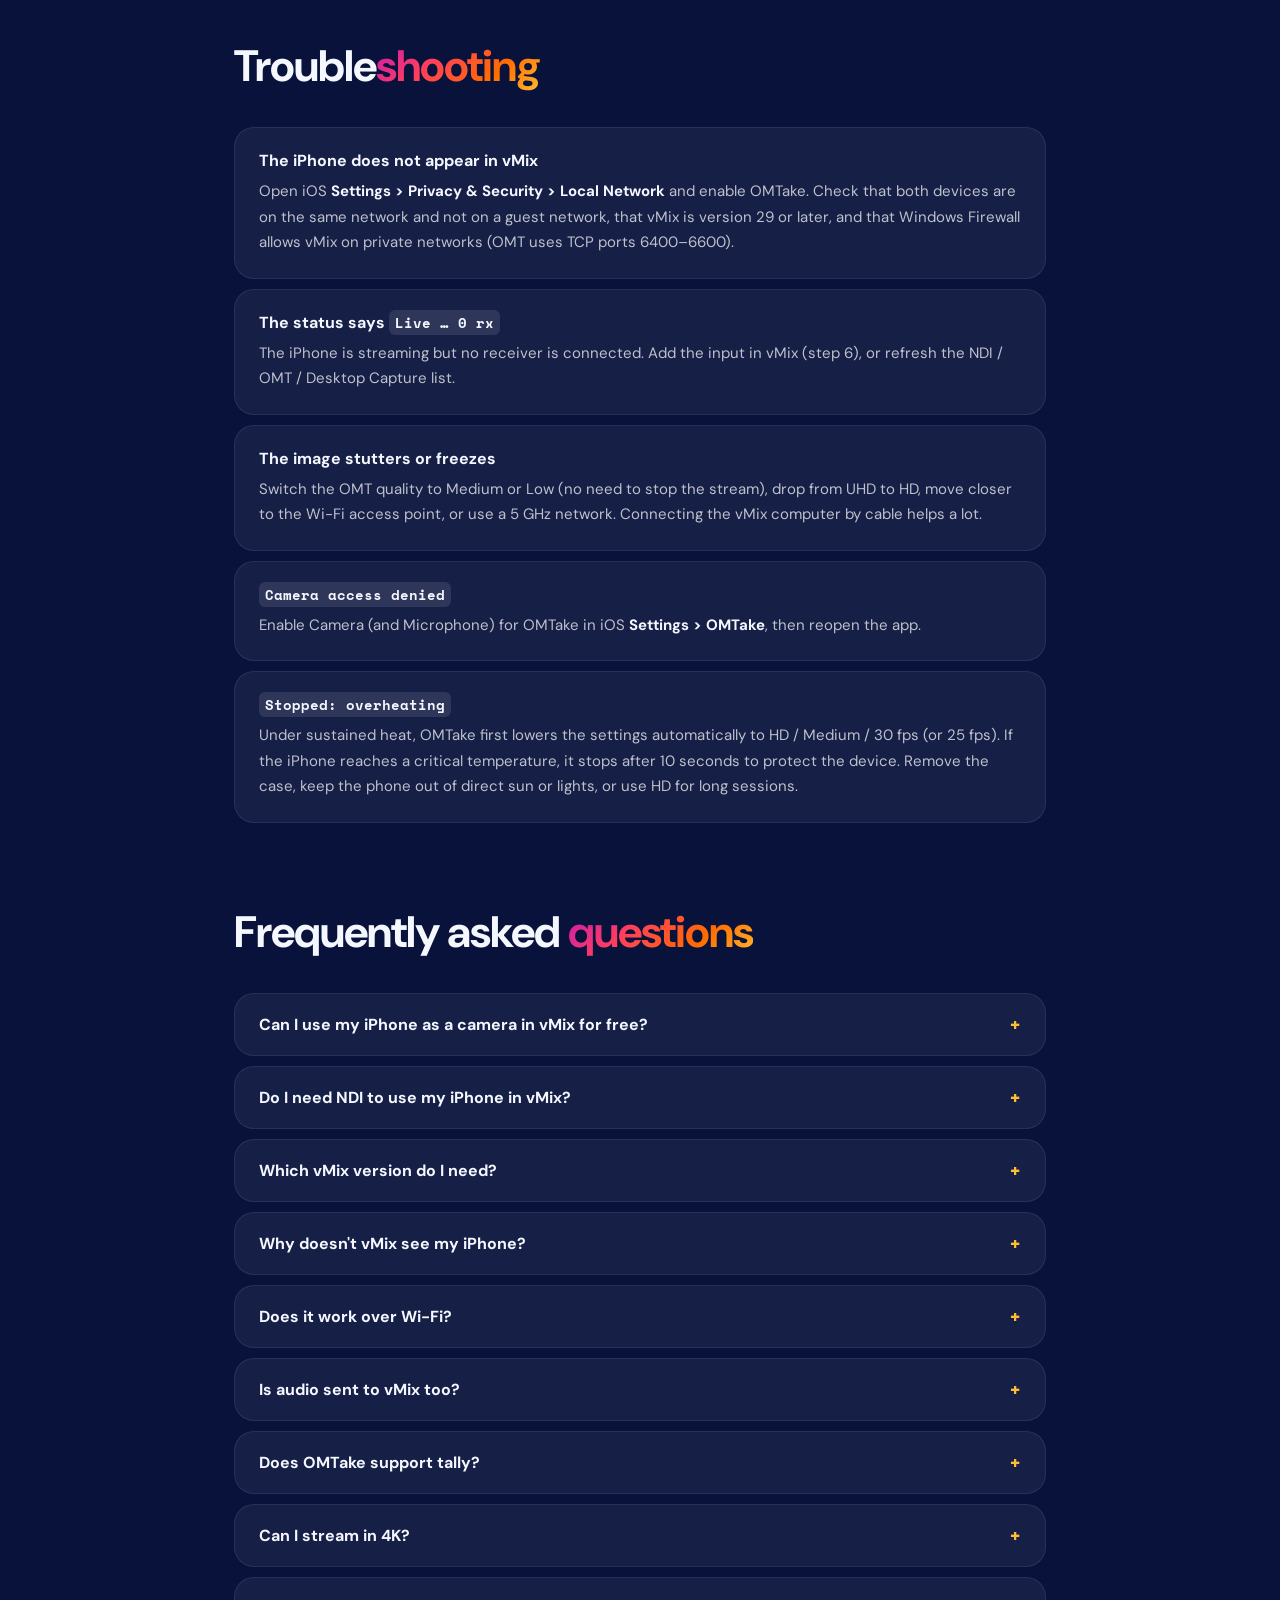
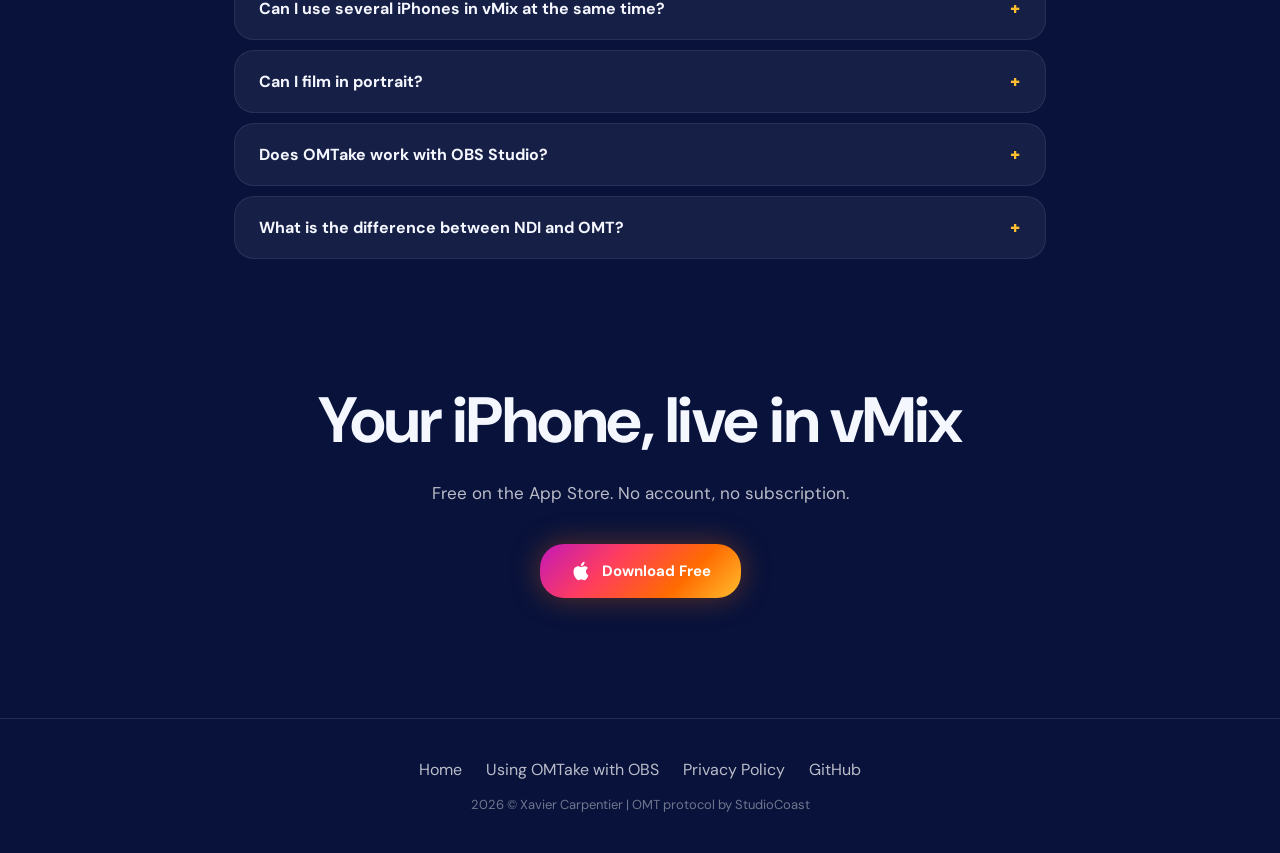
<file: docs/how-to-use-iphone-as-camera-in-vmix/index.html>
<!DOCTYPE html>
<html lang="en">
<head>
    <meta charset="UTF-8">
    <meta name="viewport" content="width=device-width, initial-scale=1.0">
    <title>How to Use iPhone as a Camera in vMix (Wireless, OMT) — OMTake</title>
    <meta name="description" content="Step-by-step guide to use your iPhone as a wireless camera in vMix 29+ over OMT (Open Media Transport). Setup in 2 minutes, NDI vs OMT comparison, troubleshooting and FAQ.">
    <link rel="canonical" href="https://omtake.app/how-to-use-iphone-as-camera-in-vmix/">
    <link id="favicon" rel="icon" href="../icon_dark.png" type="image/png">

    <!-- Open Graph — LinkedIn, Facebook, WhatsApp, Slack. These crawlers do not
         execute JavaScript, so the tags must stay in the served HTML. -->
    <meta property="og:type" content="article">
    <meta property="og:site_name" content="OMTake">
    <meta property="og:locale" content="en_US">
    <meta property="og:url" content="https://omtake.app/how-to-use-iphone-as-camera-in-vmix/">
    <meta property="og:title" content="How to use iPhone as a camera in vMix">
    <meta property="og:description" content="Turn your iPhone into a wireless vMix camera over OMT in 2 minutes. Setup steps, NDI vs OMT comparison, troubleshooting and FAQ.">
    <meta property="og:image" content="https://omtake.app/images/og-vmix-guide.png">
    <meta property="og:image:type" content="image/png">
    <meta property="og:image:width" content="1200">
    <meta property="og:image:height" content="627">
    <meta property="og:image:alt" content="“How to use iPhone as a camera in vMix” beside an iPhone running OMTake and the vMix Input Select window listing it as an OMT source.">

    <!-- Twitter / X -->
    <meta name="twitter:card" content="summary_large_image">
    <meta name="twitter:title" content="How to use iPhone as a camera in vMix">
    <meta name="twitter:description" content="Turn your iPhone into a wireless vMix camera over OMT in 2 minutes. Setup steps, NDI vs OMT comparison, troubleshooting and FAQ.">
    <meta name="twitter:image" content="https://omtake.app/images/og-vmix-guide.png">
    <meta name="twitter:image:alt" content="“How to use iPhone as a camera in vMix” beside an iPhone running OMTake and the vMix Input Select window listing it as an OMT source.">

    <link rel="preconnect" href="https://fonts.googleapis.com">
    <link href="https://fonts.googleapis.com/css2?family=DM+Sans:ital,wght@0,400;0,500;0,700&family=Space+Mono:wght@400;700&display=swap" rel="stylesheet">
    <link rel="stylesheet" href="../styles.css">

    <script type="application/ld+json">
    {
        "@context": "https://schema.org",
        "@graph": [
            {
                "@type": "HowTo",
                "name": "How to use iPhone as a camera in vMix",
                "description": "Use an iPhone as a wireless camera input in vMix 29 or later with the OMTake app and the OMT (Open Media Transport) protocol.",
                "totalTime": "PT2M",
                "supply": [
                    { "@type": "HowToSupply", "name": "iPhone running iOS 16.6 or later" },
                    { "@type": "HowToSupply", "name": "Windows PC running vMix 29 or later" },
                    { "@type": "HowToSupply", "name": "A local network shared by both devices" }
                ],
                "tool": [
                    { "@type": "HowToTool", "name": "OMTake (free on the App Store)" }
                ],
                "step": [
                    { "@type": "HowToStep", "position": 1, "name": "Connect both devices to the same network", "text": "Put the iPhone and the vMix computer on the same local network. Use 5 GHz Wi-Fi for the iPhone and, ideally, a wired Gigabit connection for the computer." },
                    { "@type": "HowToStep", "position": 2, "name": "Install OMTake and allow permissions", "text": "Install OMTake from the App Store, open it and allow Camera, Microphone and Local Network access. Local Network access is required for vMix to see the iPhone." },
                    { "@type": "HowToStep", "position": 3, "name": "Name your camera", "text": "Tap the source name at the top left (OMTake by default) and give each iPhone a unique name, such as Cam 2 Wide." },
                    { "@type": "HowToStep", "position": 4, "name": "Choose resolution, frame rate and quality", "text": "Tap the HD · 30 · MQ indicator to pick HD or UHD, the frame rate matching your vMix project (25, 30, 50 or 60 fps), and the OMT quality (Low, Medium or High)." },
                    { "@type": "HowToStep", "position": 5, "name": "Start streaming", "text": "Tap the red button. The status bar shows Live with the current frame rate, latency and number of connected receivers." },
                    { "@type": "HowToStep", "position": 6, "name": "Add the iPhone as an input in vMix", "text": "In vMix, click Add Input, then NDI / OMT / Desktop Capture. The iPhone appears automatically as an OMT source under the iPhone's name. Select it and click OK." },
                    { "@type": "HowToStep", "position": 7, "name": "Check tally", "text": "Put the input in Preview: the iPhone shows a green border. Cut it to Program: the border turns red and the rear torch glows softly so the talent knows they are on air." }
                ]
            },
            {
                "@type": "FAQPage",
                "mainEntity": [
                    { "@type": "Question", "name": "Can I use my iPhone as a camera in vMix for free?", "acceptedAnswer": { "@type": "Answer", "text": "Yes. OMTake is free on the App Store with a small watermark, and OMT support is built into vMix 29 or later, so no extra driver or NDI tools are needed. A one-time €9.99 purchase removes the watermark." } },
                    { "@type": "Question", "name": "Do I need NDI to use my iPhone in vMix?", "acceptedAnswer": { "@type": "Answer", "text": "No. OMTake uses OMT (Open Media Transport), an open-source protocol built into vMix 29 and later. You add it from the same NDI / OMT / Desktop Capture menu, but nothing NDI-related needs to be installed." } },
                    { "@type": "Question", "name": "Which vMix version do I need?", "acceptedAnswer": { "@type": "Answer", "text": "vMix 29 or later. OMT input support arrived in vMix 29; earlier versions only list NDI sources." } },
                    { "@type": "Question", "name": "Why doesn't vMix see my iPhone?", "acceptedAnswer": { "@type": "Answer", "text": "In most cases Local Network access was denied for OMTake. Enable it in iOS Settings > Privacy & Security > Local Network. Also check that both devices are on the same network (not a guest network with client isolation), that vMix is version 29 or later, and that Windows Firewall allows vMix on private networks." } },
                    { "@type": "Question", "name": "Does it work over Wi-Fi?", "acceptedAnswer": { "@type": "Answer", "text": "Yes, OMTake streams over Wi-Fi. For a stable feed use a 5 GHz (or 6 GHz) network, keep the iPhone close to the access point, and connect the vMix computer with a cable. OMT is a high-quality, low-latency format, so it needs more bandwidth than compressed streaming." } },
                    { "@type": "Question", "name": "Is audio sent to vMix too?", "acceptedAnswer": { "@type": "Answer", "text": "Yes. The iPhone microphone is sent with the video and appears on the input's channel in the vMix audio mixer. You can mute it from the app." } },
                    { "@type": "Question", "name": "Does OMTake support tally?", "acceptedAnswer": { "@type": "Answer", "text": "Yes, in vMix. The image gets a green border when the input is in Preview and a red border when it is in Program. In Program the rear torch also lights up at low intensity. Tally is a vMix-only feature." } },
                    { "@type": "Question", "name": "Can I stream in 4K?", "acceptedAnswer": { "@type": "Answer", "text": "Yes, OMTake can send UHD (3840×2160) at 25, 30, 50 or 60 fps, plus a 24 fps cinema mode. HD (1920×1080) is recommended over Wi-Fi and for long sessions because it uses less bandwidth and keeps the iPhone cooler." } },
                    { "@type": "Question", "name": "Can I use several iPhones in vMix at the same time?", "acceptedAnswer": { "@type": "Answer", "text": "Yes. Install OMTake on each iPhone and give each one a unique source name. Every iPhone appears as its own OMT source in vMix." } },
                    { "@type": "Question", "name": "Does OMTake work with OBS Studio?", "acceptedAnswer": { "@type": "Answer", "text": "Yes, through the free, open-source OMT plugin for OBS Studio 31 or later. OMTake sends a standard OMT stream, and the plugin adds an OMT Source that receives it. Tally is vMix only." } },
                    { "@type": "Question", "name": "What is the difference between NDI and OMT?", "acceptedAnswer": { "@type": "Answer", "text": "Both are IP video protocols with automatic discovery on the local network. NDI is a proprietary SDK with a large ecosystem and a compressed HX mode for low bandwidth. OMT is open source under the MIT license, made by the vMix team, royalty-free and built into vMix 29 and later." } }
                ]
            },
            {
                "@type": "SoftwareApplication",
                "name": "OMTake",
                "operatingSystem": "iOS 16.6 or later",
                "applicationCategory": "MultimediaApplication",
                "url": "https://omtake.app/",
                "downloadUrl": "https://apps.apple.com/app/omtake/id6767678547",
                "offers": { "@type": "Offer", "price": "0", "priceCurrency": "EUR" }
            }
        ]
    }
    </script>
</head>
<body>

    <nav class="topnav">
        <a href="../" class="topnav-brand">
            <img src="../icon.png" alt="" width="32" height="32">
            OMTake
        </a>
        <a href="https://apps.apple.com/app/omtake/id6767678547" class="topnav-cta" target="blank">Download</a>
    </nav>

    <header class="guide-hero">
        <div class="guide-kicker">Guide · vMix 29+</div>
        <h1>How to use iPhone as a <span>camera in vMix</span></h1>
        <p class="guide-answer">
            Install <strong>OMTake</strong> on your iPhone, connect it to the same network as your vMix computer and tap the red button.
            In vMix, go to <strong>Add Input &gt; NDI / OMT / Desktop Capture</strong>: your iPhone shows up automatically as an OMT source.
            No cable, no driver, no NDI license, and it takes about two minutes.
        </p>
        <div class="cta-row guide-cta">
            <a href="https://apps.apple.com/app/omtake/id6767678547" class="cta-appstore" target="blank">
                <svg viewBox="0 0 24 24" fill="currentColor"><path d="M18.71 19.5c-.83 1.24-1.71 2.45-3.05 2.47-1.34.03-1.77-.79-3.29-.79-1.53 0-2 .77-3.27.82-1.31.05-2.3-1.32-3.14-2.53C4.25 17 2.94 12.45 4.7 9.39c.87-1.52 2.43-2.48 4.12-2.51 1.28-.02 2.5.87 3.29.87.78 0 2.26-1.07 3.8-.91.65.03 2.47.26 3.64 1.98-.09.06-2.17 1.28-2.15 3.81.03 3.02 2.65 4.03 2.68 4.04-.03.07-.42 1.44-1.38 2.83M13 3.5c.73-.83 1.94-1.46 2.94-1.5.13 1.17-.34 2.35-1.04 3.19-.69.85-1.83 1.51-2.95 1.42-.15-1.15.41-2.35 1.05-3.11z"/></svg>
                Download Free
            </a>
            <a href="#setup" class="cta-secondary">Jump to setup</a>
        </div>
        <ul class="guide-toc">
            <li><a href="#requirements">Requirements</a></li>
            <li><a href="#setup">Setup steps</a></li>
            <li><a href="#ndi-vs-omt">NDI vs OMT</a></li>
            <li><a href="#troubleshooting">Troubleshooting</a></li>
            <li><a href="#faq">FAQ</a></li>
        </ul>
    </header>

    <main class="guide">

        <section id="requirements" class="guide-section">
            <h2>What you <span>need</span></h2>
            <ul class="req-grid">
                <li><strong>An iPhone</strong><span>iOS 16.6 or later</span></li>
                <li><strong>vMix 29 or later</strong><span>OMT input is built in</span></li>
                <li><strong>One local network</strong><span>5 GHz Wi-Fi for the iPhone, Gigabit cable for the PC if possible</span></li>
                <li><strong>OMTake</strong><span>Free on the App Store</span></li>
            </ul>
        </section>

        <section id="setup" class="guide-section">
            <h2>Setup in <span>7 steps</span></h2>
            <ol class="steps">
                <li>
                    <h3>Connect both devices to the same network</h3>
                    <p>The iPhone and the vMix computer must be on the same local network and subnet. Avoid guest networks: they usually isolate devices from each other. A 5 GHz network for the iPhone and a wired connection for the computer give the most stable feed.</p>
                </li>
                <li>
                    <h3>Install OMTake and allow the permissions</h3>
                    <p>Download <a href="https://apps.apple.com/app/omtake/id6767678547" target="blank">OMTake from the App Store</a> and open it. iOS asks for three permissions: <strong>Camera</strong>, <strong>Microphone</strong> and <strong>Local Network</strong>. Allow all three. Without Local Network access, vMix cannot discover the iPhone.</p>
                </li>
                <li>
                    <h3>Name your camera</h3>
                    <p>Tap the source name at the top left of the screen (<code>OMTake</code> by default) and give it a name you will recognise in vMix, like <code>Cam 2 Wide</code>. Use a different name on each iPhone.</p>
                </li>
                <li>
                    <h3>Choose resolution, frame rate and quality</h3>
                    <p>Tap the <code>HD · 30 · MQ</code> indicator at the top right:</p>
                    <ul>
                        <li><strong>Resolution:</strong> HD (1920×1080) or UHD (3840×2160). Start with HD over Wi-Fi.</li>
                        <li><strong>Frame rate:</strong> match your vMix project: 25 or 50 fps in Europe (PAL), 30 or 60 fps in North America (NTSC).</li>
                        <li><strong>Quality:</strong> OMT Low, Medium or High. Medium is a good default; you can change it while live without dropping the feed.</li>
                    </ul>
                </li>
                <li>
                    <h3>Start streaming</h3>
                    <p>Tap the red button. The status bar switches to something like <code>Live 30fps 12ms 1 rx</code>: the frame rate sent, the latency and the number of receivers connected. <code>0 rx</code> means vMix is not connected yet.</p>
                </li>
                <li>
                    <h3>Add the iPhone as an input in vMix</h3>
                    <p>In vMix, click <strong>Add Input</strong>, then <strong>NDI / OMT / Desktop Capture</strong>. Your iPhone appears automatically in the list, grouped under the iPhone's name, with an <code>OMT</code> thumbnail. Use the <strong>OMT</strong> filter at the top right to hide other sources. Select it and click <strong>OK</strong>.</p>
                    <figure class="shot">
                        <img src="../images/vmix-add-input-omtake.jpg" width="1280" height="720" loading="lazy" alt="The vMix Input Select window on the NDI / OMT / Desktop Capture tab, with the iPhone listed as an OMT source named OMTake below the NDI sources.">
                        <figcaption>vMix 29 Input Select: the iPhone is listed as an OMT source, next to the NDI sources.</figcaption>
                    </figure>
                </li>
                <li>
                    <h3>Check tally and go live</h3>
                    <p>When the input is in <strong>Preview</strong>, OMTake draws a <span class="tally-green">green border</span> around the image. Cut it to <strong>Program</strong> and the border turns <span class="tally-red">red</span>, while the rear torch glows softly so the person on camera knows they are on air. The iPhone microphone appears on the input's channel in the vMix audio mixer.</p>
                    <figure class="shot">
                        <img src="../images/vmix-iphone-input-live.jpg" width="1280" height="720" loading="lazy" alt="vMix with the OMT iPhone input in Program, showing the live iPhone camera feed and its audio channel in the mixer.">
                        <figcaption>The iPhone input live in Program, with its audio channel in the vMix mixer.</figcaption>
                    </figure>
                </li>
            </ol>
        </section>

        <section class="guide-section">
            <h2>Watch the <span>setup</span></h2>
            <div class="video-frame">
                <iframe src="https://www.youtube-nocookie.com/embed/K84zS94XtDU"
                    title="OMTake demo: iPhone as a camera in vMix"
                    loading="lazy"
                    allow="accelerometer; autoplay; clipboard-write; encrypted-media; gyroscope; picture-in-picture; web-share"
                    referrerpolicy="strict-origin-when-cross-origin"
                    allowfullscreen></iframe>
            </div>
        </section>

        <section id="ndi-vs-omt" class="guide-section">
            <h2>NDI vs <span>OMT</span></h2>
            <p class="section-intro">vMix lists NDI and OMT sources in the same window, so both feel the same once added. The differences are in licensing, bandwidth and ecosystem.</p>
            <div class="table-wrap">
                <table class="compare">
                    <thead>
                        <tr>
                            <th scope="col"></th>
                            <th scope="col">NDI</th>
                            <th scope="col">OMT</th>
                        </tr>
                    </thead>
                    <tbody>
                        <tr>
                            <th scope="row">Made by</th>
                            <td>NDI (Vizrt)</td>
                            <td>StudioCoast, the makers of vMix</td>
                        </tr>
                        <tr>
                            <th scope="row">License</th>
                            <td>Proprietary SDK, free to use under NDI's terms</td>
                            <td>Open source, MIT license, royalty-free</td>
                        </tr>
                        <tr>
                            <th scope="row">Support in vMix</th>
                            <td>For many years</td>
                            <td>Built in since vMix 29</td>
                        </tr>
                        <tr>
                            <th scope="row">Discovery</th>
                            <td>Automatic (mDNS / DNS-SD) or Discovery Server</td>
                            <td>Automatic (DNS-SD / Bonjour)</td>
                        </tr>
                        <tr>
                            <th scope="row">Video codec</th>
                            <td>SpeedHQ (full bandwidth) or H.264 / HEVC (NDI HX)</td>
                            <td>VMX, an intra-frame codec with Low / Medium / High quality</td>
                        </tr>
                        <tr>
                            <th scope="row">Low-bandwidth mode</th>
                            <td>Yes, NDI HX</td>
                            <td>No, designed for local networks</td>
                        </tr>
                        <tr>
                            <th scope="row">Latency</th>
                            <td>Low (full bandwidth), higher with HX</td>
                            <td>Low, intra-frame only</td>
                        </tr>
                        <tr>
                            <th scope="row">Ecosystem</th>
                            <td>Very large: cameras, converters, most video software</td>
                            <td>Growing: vMix, OBS Studio (via the OMT plugin), media servers and players</td>
                        </tr>
                        <tr>
                            <th scope="row">iPhone app</th>
                            <td>Several NDI camera apps</td>
                            <td>OMTake, free with watermark</td>
                        </tr>
                    </tbody>
                </table>
            </div>
            <p class="section-note"><strong>Which one should you pick?</strong> If your production runs on vMix 29 or later on a local network, OMT gives you a high-quality, low-latency iPhone camera with nothing extra to install or license. If you need to send video over a weak or remote link, or into software that only speaks NDI, NDI HX is the better fit.</p>
        </section>

        <section id="troubleshooting" class="guide-section">
            <h2>Trouble<span>shooting</span></h2>
            <dl class="trouble">
                <div>
                    <dt>The iPhone does not appear in vMix</dt>
                    <dd>Open iOS <strong>Settings &gt; Privacy &amp; Security &gt; Local Network</strong> and enable OMTake. Check that both devices are on the same network and not on a guest network, that vMix is version 29 or later, and that Windows Firewall allows vMix on private networks (OMT uses TCP ports 6400–6600).</dd>
                </div>
                <div>
                    <dt>The status says <code>Live … 0 rx</code></dt>
                    <dd>The iPhone is streaming but no receiver is connected. Add the input in vMix (step 6), or refresh the NDI / OMT / Desktop Capture list.</dd>
                </div>
                <div>
                    <dt>The image stutters or freezes</dt>
                    <dd>Switch the OMT quality to Medium or Low (no need to stop the stream), drop from UHD to HD, move closer to the Wi-Fi access point, or use a 5 GHz network. Connecting the vMix computer by cable helps a lot.</dd>
                </div>
                <div>
                    <dt><code>Camera access denied</code></dt>
                    <dd>Enable Camera (and Microphone) for OMTake in iOS <strong>Settings &gt; OMTake</strong>, then reopen the app.</dd>
                </div>
                <div>
                    <dt><code>Stopped: overheating</code></dt>
                    <dd>Under sustained heat, OMTake first lowers the settings automatically to HD / Medium / 30 fps (or 25 fps). If the iPhone reaches a critical temperature, it stops after 10 seconds to protect the device. Remove the case, keep the phone out of direct sun or lights, or use HD for long sessions.</dd>
                </div>
            </dl>
        </section>

        <section id="faq" class="guide-section">
            <h2>Frequently asked <span>questions</span></h2>
            <div class="faq">
                <details>
                    <summary>Can I use my iPhone as a camera in vMix for free?</summary>
                    <p>Yes. OMTake is free on the App Store with a small watermark, and OMT support is built into vMix 29 or later, so no extra driver or NDI tools are needed. A one-time €9.99 purchase removes the watermark.</p>
                </details>
                <details>
                    <summary>Do I need NDI to use my iPhone in vMix?</summary>
                    <p>No. OMTake uses OMT (Open Media Transport), an open-source protocol built into vMix 29 and later. You add it from the same NDI / OMT / Desktop Capture menu, but nothing NDI-related needs to be installed.</p>
                </details>
                <details>
                    <summary>Which vMix version do I need?</summary>
                    <p>vMix 29 or later. OMT input support arrived in vMix 29; earlier versions only list NDI sources.</p>
                </details>
                <details>
                    <summary>Why doesn't vMix see my iPhone?</summary>
                    <p>In most cases Local Network access was denied for OMTake. Enable it in iOS <strong>Settings &gt; Privacy &amp; Security &gt; Local Network</strong>. Also check that both devices are on the same network (not a guest network with client isolation), that vMix is version 29 or later, and that Windows Firewall allows vMix on private networks.</p>
                </details>
                <details>
                    <summary>Does it work over Wi-Fi?</summary>
                    <p>Yes, OMTake streams over Wi-Fi. For a stable feed use a 5 GHz (or 6 GHz) network, keep the iPhone close to the access point, and connect the vMix computer with a cable. OMT is a high-quality, low-latency format, so it needs more bandwidth than compressed streaming.</p>
                </details>
                <details>
                    <summary>Is audio sent to vMix too?</summary>
                    <p>Yes. The iPhone microphone is sent with the video and appears on the input's channel in the vMix audio mixer. You can mute it from the app.</p>
                </details>
                <details>
                    <summary>Does OMTake support tally?</summary>
                    <p>Yes, in vMix. The image gets a green border when the input is in Preview and a red border when it is in Program. In Program the rear torch also lights up at low intensity. Tally is a vMix-only feature.</p>
                </details>
                <details>
                    <summary>Can I stream in 4K?</summary>
                    <p>Yes, OMTake can send UHD (3840×2160) at 25, 30, 50 or 60 fps, plus a 24 fps cinema mode. HD (1920×1080) is recommended over Wi-Fi and for long sessions because it uses less bandwidth and keeps the iPhone cooler.</p>
                </details>
                <details>
                    <summary>Can I use several iPhones in vMix at the same time?</summary>
                    <p>Yes. Install OMTake on each iPhone and give each one a unique source name. Every iPhone appears as its own OMT source in vMix.</p>
                </details>
                <details>
                    <summary>Can I film in portrait?</summary>
                    <p>Yes. OMTake works in portrait and landscape and tells vMix the orientation. In portrait, the image is sent in a 16:9 frame with black bars on the sides.</p>
                </details>
                <details>
                    <summary>Does OMTake work with OBS Studio?</summary>
                    <p>Yes, through the free, open-source <a href="https://github.com/openmediatransport/omtplugin" target="blank">OMT plugin</a> for OBS Studio 31 or later. OMTake sends a standard OMT stream, and the plugin adds an <strong>OMT Source</strong> that receives it. Tally is vMix only. See <a href="../how-to-use-iphone-as-camera-in-obs/">Using OMTake with OBS Studio</a>.</p>
                </details>
                <details>
                    <summary>What is the difference between NDI and OMT?</summary>
                    <p>Both are IP video protocols with automatic discovery on the local network. NDI is a proprietary SDK with a large ecosystem and a compressed HX mode for low bandwidth. OMT is open source under the MIT license, made by the vMix team, royalty-free and built into vMix 29 and later. See the <a href="#ndi-vs-omt">full comparison</a>.</p>
                </details>
            </div>
        </section>

    </main>

    <section class="footer-cta">
        <h2>Your iPhone, live in vMix</h2>
        <p>Free on the App Store. No account, no subscription.</p>
        <a href="https://apps.apple.com/app/omtake/id6767678547" class="cta-appstore" target="blank">
            <svg viewBox="0 0 24 24" fill="currentColor"><path d="M18.71 19.5c-.83 1.24-1.71 2.45-3.05 2.47-1.34.03-1.77-.79-3.29-.79-1.53 0-2 .77-3.27.82-1.31.05-2.3-1.32-3.14-2.53C4.25 17 2.94 12.45 4.7 9.39c.87-1.52 2.43-2.48 4.12-2.51 1.28-.02 2.5.87 3.29.87.78 0 2.26-1.07 3.8-.91.65.03 2.47.26 3.64 1.98-.09.06-2.17 1.28-2.15 3.81.03 3.02 2.65 4.03 2.68 4.04-.03.07-.42 1.44-1.38 2.83M13 3.5c.73-.83 1.94-1.46 2.94-1.5.13 1.17-.34 2.35-1.04 3.19-.69.85-1.83 1.51-2.95 1.42-.15-1.15.41-2.35 1.05-3.11z"/></svg>
            Download Free
        </a>
    </section>

    <footer>
        <div class="footer-links">
            <a href="../">Home</a>
            <a href="../how-to-use-iphone-as-camera-in-obs/">Using OMTake with OBS</a>
            <a href="../privacy.html">Privacy Policy</a>
            <a href="https://github.com/xcarpentier/omtake">GitHub</a>
        </div>
        <p>2026 &copy; Xavier Carpentier | OMT protocol by StudioCoast</p>
    </footer>

</body>
</html>
</file>
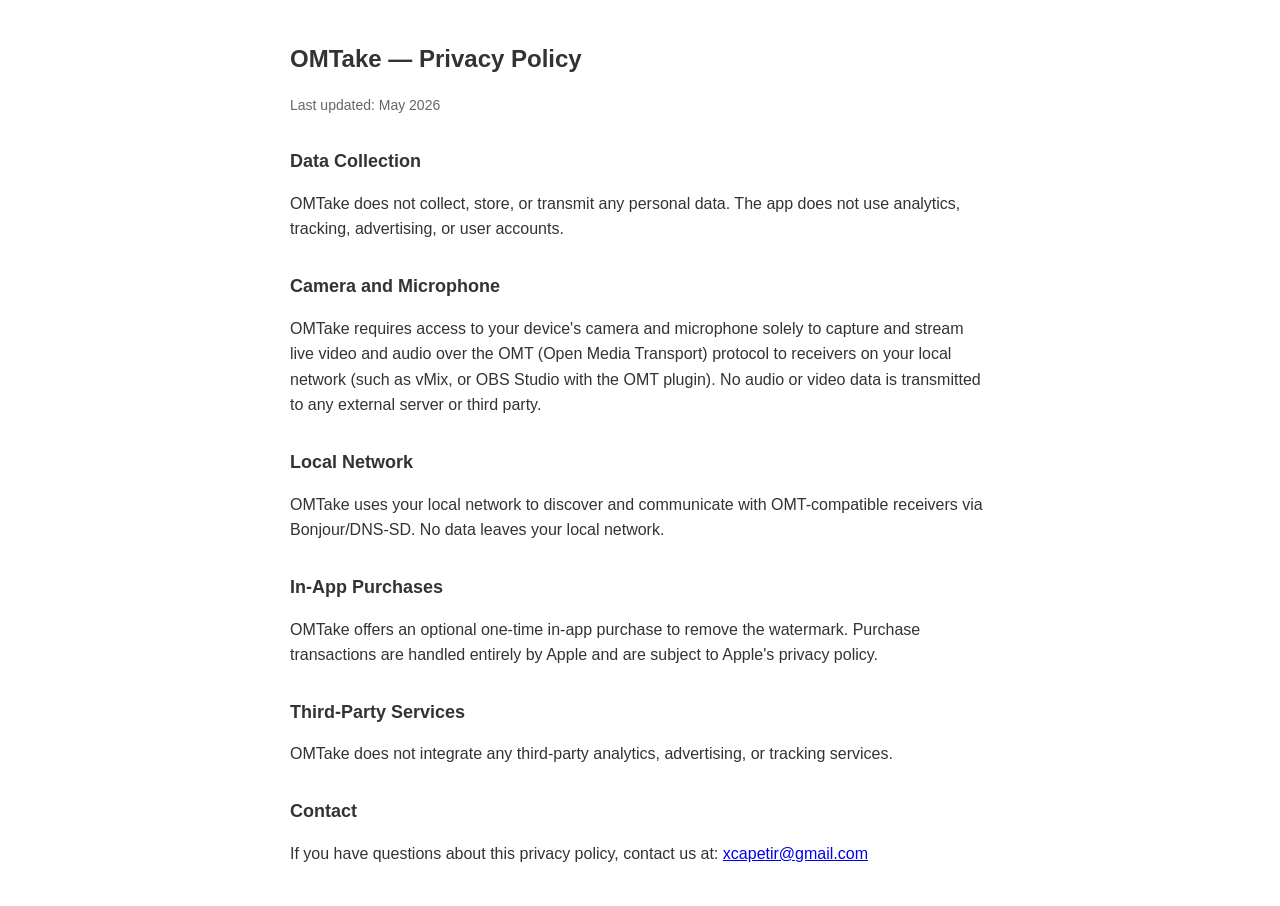
<file: docs/privacy.html>
<!DOCTYPE html>
<html lang="en">
<head>
    <meta charset="UTF-8">
    <meta name="viewport" content="width=device-width, initial-scale=1.0">
    <title>OMTake - Privacy Policy</title>
    <style>
        body { font-family: -apple-system, BlinkMacSystemFont, sans-serif; max-width: 700px; margin: 40px auto; padding: 0 20px; color: #333; line-height: 1.6; }
        h1 { font-size: 24px; }
        h2 { font-size: 18px; margin-top: 30px; }
        p { margin: 10px 0; }
        .updated { color: #666; font-size: 14px; }
    </style>
</head>
<body>
    <h1>OMTake — Privacy Policy</h1>
    <p class="updated">Last updated: May 2026</p>

    <h2>Data Collection</h2>
    <p>OMTake does not collect, store, or transmit any personal data. The app does not use analytics, tracking, advertising, or user accounts.</p>

    <h2>Camera and Microphone</h2>
    <p>OMTake requires access to your device's camera and microphone solely to capture and stream live video and audio over the OMT (Open Media Transport) protocol to receivers on your local network (such as vMix, or OBS Studio with the OMT plugin). No audio or video data is transmitted to any external server or third party.</p>

    <h2>Local Network</h2>
    <p>OMTake uses your local network to discover and communicate with OMT-compatible receivers via Bonjour/DNS-SD. No data leaves your local network.</p>

    <h2>In-App Purchases</h2>
    <p>OMTake offers an optional one-time in-app purchase to remove the watermark. Purchase transactions are handled entirely by Apple and are subject to Apple's privacy policy.</p>

    <h2>Third-Party Services</h2>
    <p>OMTake does not integrate any third-party analytics, advertising, or tracking services.</p>

    <h2>Contact</h2>
    <p>If you have questions about this privacy policy, contact us at: <a href="mailto:xcapetir@gmail.com">xcapetir@gmail.com</a></p>
</body>
</html>
</file>
<file: docs/styles.css>
:root {
    --bg: #08123b;
    --bg-dark: #060c26;

    --surface: rgba(255,255,255,0.06);
    --surface-2: rgba(255,255,255,0.10);

    --primary: #ff3d5f;
    --secondary: #ff8a00;
    --accent: #ffbe2f;
    --purple: #c218b8;

    --gradient:
        linear-gradient(
            135deg,
            #c218b8 0%,
            #ff3d5f 35%,
            #ff6b00 70%,
            #ffbe2f 100%
        );

    --glow:
        0 0 30px rgba(255, 107, 0, 0.35);

    --white: #f5f7ff;

    --gray: rgba(255,255,255,0.72);
    --gray-dim: rgba(255,255,255,0.42);

    --border: rgba(255,255,255,0.08);

    --font-body: 'DM Sans', sans-serif;
    --font-mono: 'Space Mono', monospace;
}

* { margin: 0; padding: 0; box-sizing: border-box; }

head {
    opacity: 0.5;
}

body {
    background:linear-gradient(180deg, var(--bg) 0%, var(--bg-dark) 100%);

    color: var(--white);
    font-family: var(--font-body);
    overflow-x: hidden;
    -webkit-font-smoothing: antialiased;
}

/* Grain overlay */
body::after {
    content: '';
    position: fixed;
    top: 0; left: 0; right: 0; bottom: 0;
    background-image: url("data:image/svg+xml,%3Csvg viewBox='0 0 256 256' xmlns='http://www.w3.org/2000/svg'%3E%3Cfilter id='n'%3E%3CfeTurbulence type='fractalNoise' baseFrequency='0.9' numOctaves='4' stitchTiles='stitch'/%3E%3C/filter%3E%3Crect width='100%25' height='100%25' filter='url(%23n)' opacity='0.04'/%3E%3C/svg%3E");
    pointer-events: none;
    z-index: 9999;
}

/* Mobile/modal overflow fixes ------------------------------------------- */
/* Ensure no horizontal scrolling is introduced by the contact modal */
html, body {
    max-width: 100%;
    overflow-x: hidden;
}

.modal-overlay {
    /* Prevent the overlay from creating horizontal scroll */
    overflow-x: hidden;
    -webkit-overflow-scrolling: touch;
}

.modal {
    /* Respect viewport padding from the overlay and never exceed it */
    width: min(100%, 540px);
    max-width: calc(100% - 48px);
    box-sizing: border-box;
    word-break: break-word;
}

.contact-form input,
.contact-form textarea {
    /* Allow inputs to shrink inside flex/constraint containers */
    min-width: 0;
}

/* Limit decorative large pseudo-elements to viewport to avoid overflow */
.hero::before,
.footer-cta::before {
    max-width: 100vw;
    left: 50%;
    transform: translateX(-50%) translateY(-50%);
}


/* Hero */
.hero {
    min-height: 100vh;
    display: flex;
    flex-direction: column;
    align-items: center;
    justify-content: center;
    padding: 100px 50px;
    position: relative;
}

.hero::before {
    content: '';
    position: absolute;
    inset: auto;
    top: 50%;
    left: 50%;
    transform: translate(-50%, -50%);
    width: 900px;
    height: 900px;

    filter: blur(40px);

    pointer-events: none;
    z-index: -1;
}

@keyframes pulse {
    from { opacity: 0.4; transform: translateX(-50%) scale(1); }
    to { opacity: 0.7; transform: translateX(-50%) scale(1.1); }
}

.hero-logo {
    width: 220px;
    margin-bottom: 36px;

    filter:
        drop-shadow(0 0 30px rgba(255,138,0,0.35));

    animation: floatLogo 1.9s ease-in-out infinite;
}

@keyframes floatLogo {
    0% { transform: translateY(0px); }
    50% { transform: translateY(-10px); }
    100% { transform: translateY(0px); }
}

.badge {
    font-family: var(--font-mono);
    font-size: 22px;
    letter-spacing: 2px;
    text-transform: uppercase;
    color: var(--yellow);
    border: 1px solid var(--yellow);
    padding: 6px 16px;
    border-radius: 2px;
    margin-bottom: 40px;
    opacity: 0;
    animation: fadeUp 0.8s ease forwards 0.2s;
}

.hero h1 {
    font-size: clamp(48px, 8vw, 96px);
    font-weight: 700;
    text-align: center;
    line-height: 1.05;
    letter-spacing: -2px;
    margin-bottom: 24px;
    opacity: 0;
    animation: fadeUp 0.8s ease forwards 0.4s;
    position: relative;
    z-index: 0;
}

.hero h1 span {
    position: relative;
    display: inline-block;

    background: var(--gradient);

    background-clip: text;
    -webkit-background-clip: text;
    -webkit-text-fill-color: transparent;
}

.hero p.subtitle {
    font-size: clamp(16px, 2.5vw, 22px);
    color: var(--gray);
    text-align: center;
    max-width: 560px;
    line-height: 1.6;
    margin-bottom: 48px;
    opacity: 0;
    animation: fadeUp 0.8s ease forwards 0.6s;
}

.cta-row {
    display: flex;
    gap: 16px;
    align-items: center;
    flex-wrap: wrap;
    justify-content: center;
    opacity: 0;
    animation: fadeUp 0.8s ease forwards 0.8s;
}

.cta-appstore {
    display: inline-flex;
    align-items: center;
    gap: 10px;

    background: var(--gradient);

    color: white;
    font-weight: 700;
    font-size: 15px;

    padding: 16px 30px;

    border-radius: 18px;

    text-decoration: none;

    box-shadow: var(--glow);

    transition:
        transform 0.25s ease,
        box-shadow 0.25s ease,
        opacity 0.25s ease;
}

.cta-appstore:hover {
    transform: translateY(-3px) scale(1.02);

    box-shadow:
        0 0 40px rgba(255,138,0,0.35),
        0 0 80px rgba(255,61,95,0.18);
}

.cta-appstore svg { width: 22px; height: 22px; }

.cta-secondary {
    font-family: var(--font-mono);
    font-size: 13px;
    color: var(--gray);
    text-decoration: none;
    padding: 14px 20px;
    border: 1px solid var(--gray-dim);
    border-radius: 12px;
    transition: border-color 0.2s, color 0.2s;
}

.cta-secondary:hover {
    border-color: var(--white);
    color: var(--white);
}

.hero-price {
    font-family: var(--font-mono);
    font-size: 13px;
    color: var(--gray-dim);
    margin-top: 16px;
    opacity: 0;
    animation: fadeUp 0.8s ease forwards 1s;
}


/* Features */

.features {
    padding: 120px 24px;
    max-width: 1100px;
    margin: 0 auto;
}

.feature {
    background: var(--surface);

    border: 1px solid var(--border);

    backdrop-filter: blur(14px);

    padding: 40px 32px;

    border-radius: 28px;

    transition:
        transform 0.25s ease,
        background 0.25s ease,
        border-color 0.25s ease;
}

.features-label {
    font-family: var(--font-mono);
    font-size: 20px;
    letter-spacing: 2px;
    text-transform: uppercase;
    color: var(--red);
    margin-bottom: 48px;
}

.features-grid {
    display: grid;
    grid-template-columns: repeat(auto-fit, minmax(300px, 1fr));
    gap: 10px;
}

.feature {
    background: var(--surface);
    padding: 40px 32px;
    transition:
        transform 0.4s ease,
        background 0.2s ease,
        border-color 0.1s ease;
}

.feature:hover {
    transform: translateY(-6px) scale(1.03);
    background: var(--surface-2);
    border-color: rgba(255,255,255,0.18);
}

.feature-icon {
    font-size: 28px;
    margin-bottom: 20px;
    display: block;
}

.feature h3 {
    font-size: 18px;
    font-weight: 700;
    margin-bottom: 10px;
    letter-spacing: -0.3px;
}

.feature p {
    font-size: 14px;
    color: var(--gray);
    line-height: 1.7;
}

/* Specs strip */
.specs {
    margin: 0 50px;
    border-radius: 32px;

    background: rgba(255,255,255,0.04);

    border: 1px solid rgba(255,255,255,0.08);

    backdrop-filter: blur(12px);

    padding: 60px 24px;
}

.specs-inner {
    max-width: 1100px;
    margin: 0 auto;
    display: flex;
    justify-content: space-between;
    flex-wrap: wrap;
    gap: 40px;
}

.spec {
    text-align: center;
    flex: 1;
    min-width: 120px;
}

.spec-value {
    font-family: var(--font-mono);
    font-size: clamp(28px, 4vw, 42px);
    font-weight: 700;
    letter-spacing: -1px;
    color: var(--white);
}

.spec-label {
    font-size: 12px;
    color: var(--gray-dim);
    text-transform: uppercase;
    letter-spacing: 1.5px;
    margin-top: 8px;
}

/* Video section */
.video {
    padding: 120px 24px 0;
    max-width: 900px;
    margin: 0 auto;
    text-align: center;
}

.video h2 {
    font-size: clamp(32px, 5vw, 52px);
    font-weight: 700;
    letter-spacing: -1px;
    margin-bottom: 48px;
}

.video h2 span {
    background: var(--gradient);
    background-clip: text;
    -webkit-background-clip: text;
    -webkit-text-fill-color: transparent;
}

.video-frame {
    position: relative;
    aspect-ratio: 16 / 9;
    border-radius: 24px;
    overflow: hidden;
    border: 1px solid var(--border);
    background: var(--bg-dark);
    box-shadow: var(--glow);
}

.video-frame iframe {
    position: absolute;
    inset: 0;
    width: 100%;
    height: 100%;
    border: 0;
}

/* Protocol section */
.protocol {
    padding: 120px 24px;
    max-width: 800px;
    margin: 0 auto;
    text-align: center;
}

.protocol h2 {
    font-size: clamp(32px, 5vw, 52px);
    font-weight: 700;
    letter-spacing: -1px;
    margin-bottom: 24px;
}

.protocol p {
    font-size: 17px;
    color: var(--gray);
    line-height: 1.8;
    max-width: 600px;
    margin: 0 auto 40px;
}

.protocol-badges {
    text-decoration: none!important;
    display: flex;
    gap: 12px;
    justify-content: center;
    flex-wrap: wrap;
}

.protocol-badge {
    background:var(--bg);
    font-family: var(--font-mono);
    font-size: 12px;
    color: var(--gray);
    border: 1px solid var(--surface-2);
    padding: 8px 16px;
}

.protocol-badge:hover {
    border: 0.6px solid white;
    transform:
        scale(1.03);
    opacity:1;
    
    transition:
        transform 0.4s ease,
        opacity 0.4s ease,
        border 0.4s ease;
}

/* Tally section */
.tally {
    display: flex;
    justify-content: center;
    padding: 80px 24px 120px;
    max-width: 1000px;
    margin: 0 auto;
}

.tally-card {
    max-width: 500px;
    padding: 60px 40px;

    text-align: center;

    background: rgba(255,255,255,0.05);

    border: 1px solid rgba(255,255,255,0.08);

    backdrop-filter: blur(12px);
}


.tally-card h3 {
    font-family: var(--font-mono);
    font-size: 14px;
    letter-spacing: 2px;
    text-transform: uppercase;
    margin-bottom: 12px;
}

.tally-card p {
    font-size: 14px;
    color: var(--gray);
    line-height: 1.7;
}

.tally-card {
    border: 1px solid rgba(168, 54, 54, 0.72);
    box-shadow: 0 0 30px rgba(168, 54, 54, 0.32);
}

.program p span {
    color: rgba(168, 54, 54, 0.72);
}

.feature,
.specs,
.protocol-badge,
.cta-secondary,
.cta-appstore,
.tally-card {
    border-radius: 24px;
}

/* Footer CTA */
.footer-cta {
    padding: 120px 24px;
    text-align: center;
    position: relative;
}

.footer-cta::before {
    content: '';
    position: absolute;
    bottom: 0;
    left: 50%;
    transform: translateX(-50%);
    width: 500px;
    height: 400px;
    background: radial-gradient(circle, var(--red-glow) 0%, transparent 70%);
    pointer-events: none;
    opacity: 0.3;
}

.footer-cta h2 {
    font-size: clamp(36px, 6vw, 64px);
    font-weight: 700;
    letter-spacing: -1.5px;
    margin-bottom: 20px;
}

.footer-cta p {
    color: var(--gray);
    font-size: 17px;
    margin-bottom: 40px;
}

/* Footer */
footer {
    border-top: 1px solid var(--surface-2);
    padding: 40px 24px;
    text-align: center;
}

footer p {
    font-size: 13px;
    color: var(--gray-dim);
}

.footer-links label,
footer a {
    color: var(--gray);
    text-decoration: none;
}

footer a:hover,
.footer-links label:hover {
    color: var(--white);
}

.modal-toggle {
    display: none;
}

.modal-overlay {
    position: fixed;
    inset: 0;
    display: flex;
    align-items: center;
    justify-content: center;
    padding: 24px;
    background: rgba(8, 18, 59, 0.88);
    backdrop-filter: blur(12px);
    opacity: 0;
    pointer-events: none;
    transition: opacity 0.25s ease;
    z-index: 1000;
}

.modal-toggle:checked + .modal-overlay {
    opacity: 1;
    pointer-events: auto;
}

.modal-backdrop {
    position: absolute;
    inset: 0;
    cursor: pointer;
}

.modal {
    position: relative;
    width: min(100%, 540px);
    background: rgba(8, 18, 59, 0.96);
    border: 1px solid rgba(255, 255, 255, 0.08);
    border-radius: 28px;
    padding: 32px;
    box-shadow: 0 30px 80px rgba(0, 0, 0, 0.35);
    z-index: 1;
}

.modal-header {
    display: flex;
    justify-content: space-between;
    align-items: center;
    gap: 16px;
    margin-bottom: 24px;
}

.modal-header h3 {
    margin: 0;
    font-size: clamp(20px, 3vw, 26px);
}

.modal-close {
    display: inline-flex;
    align-items: center;
    justify-content: center;
    width: 40px;
    height: 40px;
    font-size: 24px;
    color: var(--gray);
    cursor: pointer;
    transition: color 0.2s ease, transform 0.2s ease;
}

.modal-close:hover {
    color: var(--white);
    transform: scale(1.05);
}

.contact-form label {
    display: block;
    margin-bottom: 18px;
    font-size: 14px;
    color: var(--white);
}

.contact-form input,
.contact-form textarea {
    width: 100%;
    margin-top: 8px;
    padding: 14px 16px;
    border: 1px solid rgba(255, 255, 255, 0.10);
    border-radius: 16px;
    background: rgba(255, 255, 255, 0.05);
    color: var(--white);
    font-family: var(--font-body);
    font-size: 15px;
}

.form-status {
    margin-bottom: 18px;
    min-height: 24px;
    font-size: 14px;
    color: var(--white);
    opacity: 0;
    transform: translateY(6px);
    transition: opacity 180ms ease, transform 180ms ease;
}

.form-status.visible {
    opacity: 1;
    transform: translateY(0);
}

.contact-form textarea {
    resize: vertical;
    min-height: 140px;
}

.modal-actions {
    display: flex;
    flex-wrap: wrap;
    gap: 12px;
    justify-content: flex-end;
    align-items: center;
    margin-top: 16px;
}

.button-primary {
    height: 40px;
    display: inline-flex;
    align-items: center;
    justify-content: center;
    border-radius: 14px;
    padding: 14px 24px;
    margin-bottom: 0;
    cursor: pointer;
    border: none;
    color: white;
    background: var(--gradient);
    transition: transform 0.2s ease, box-shadow 0.2s ease;
}

.button-primary:hover {
    transform: translateY(-1px);
    box-shadow: 0 14px 40px rgba(255, 107, 0, 0.22);
}


@media (max-width: 600px) {
    .modal {
        padding: 24px;
    }
    .modal-actions {
        flex-direction: column;
        align-items: center;
    }
}

.footer-links {
    display: flex;
    gap: 24px;
    justify-content: center;
    margin-bottom: 16px;
}

/* Animations */
@keyframes fadeUp {
    from { opacity: 0; transform: translateY(20px); }
    to { opacity: 1; transform: translateY(0); }
}

@keyframes fadeIn {
    from { opacity: 0; }
    to { opacity: 1; }
}

/* Responsive */
@media (max-width: 768px) {
    .tally-row { grid-template-columns: 1fr; }
    .features-grid { grid-template-columns: 1fr; }
}



* { margin: 0; padding: 0; box-sizing: border-box; }

body {
    background: var(--bg);
    color: var(--white);
    font-family: var(--font-body);
    overflow-x: hidden;
    -webkit-font-smoothing: antialiased;
}

/* Grain overlay */
body::after {
    content: '';
    position: fixed;
    top: 0; left: 0; right: 0; bottom: 0;
    background-image: url("data:image/svg+xml,%3Csvg viewBox='0 0 256 256' xmlns='http://www.w3.org/2000/svg'%3E%3Cfilter id='n'%3E%3CfeTurbulence type='fractalNoise' baseFrequency='0.9' numOctaves='4' stitchTiles='stitch'/%3E%3C/filter%3E%3Crect width='100%25' height='100%25' filter='url(%23n)' opacity='0.04'/%3E%3C/svg%3E");
    pointer-events: none;
    z-index: 9999;
}


/* Guide pages (e.g. /how-to-use-iphone-as-camera-in-vmix/) ------------- */
.topnav {
    display: flex;
    justify-content: space-between;
    align-items: center;
    max-width: 1100px;
    margin: 0 auto;
    padding: 24px;
}

.topnav-brand {
    display: inline-flex;
    align-items: center;
    gap: 10px;
    color: var(--white);
    font-family: var(--font-mono);
    font-weight: 700;
    text-decoration: none;
}

.topnav-cta {
    font-family: var(--font-mono);
    font-size: 13px;
    color: var(--gray);
    text-decoration: none;
    padding: 10px 18px;
    border: 1px solid var(--gray-dim);
    border-radius: 12px;
    transition: border-color 0.2s, color 0.2s;
}

.topnav-cta:hover {
    border-color: var(--white);
    color: var(--white);
}

.guide-hero {
    max-width: 860px;
    margin: 0 auto;
    padding: 60px 24px 40px;
    text-align: center;
}

.guide-kicker {
    font-family: var(--font-mono);
    font-size: 13px;
    letter-spacing: 2px;
    text-transform: uppercase;
    color: var(--accent);
    margin-bottom: 24px;
}

.guide-hero h1 {
    font-size: clamp(36px, 6vw, 64px);
    font-weight: 700;
    line-height: 1.08;
    letter-spacing: -1.5px;
    margin-bottom: 28px;
}

.guide-hero h1 span,
.guide-section h2 span {
    background: var(--gradient);
    background-clip: text;
    -webkit-background-clip: text;
    -webkit-text-fill-color: transparent;
}

.guide-answer {
    font-size: clamp(16px, 2.2vw, 19px);
    color: var(--gray);
    line-height: 1.7;
    max-width: 720px;
    margin: 0 auto 40px;
}

.guide-answer strong {
    color: var(--white);
}

.guide-cta {
    opacity: 1;
    animation: none;
}

.guide-toc {
    list-style: none;
    display: flex;
    flex-wrap: wrap;
    justify-content: center;
    gap: 8px 20px;
    margin-top: 40px;
}

.guide-toc a {
    font-family: var(--font-mono);
    font-size: 13px;
    color: var(--gray-dim);
    text-decoration: none;
}

.guide-toc a:hover {
    color: var(--white);
}

.guide {
    max-width: 860px;
    margin: 0 auto;
    padding: 0 24px;
}

.guide-section {
    padding: 80px 0 0;
    scroll-margin-top: 24px;
}

.guide-section h2 {
    font-size: clamp(30px, 4.5vw, 44px);
    font-weight: 700;
    letter-spacing: -1px;
    margin-bottom: 32px;
}

.guide a:not(.cta-appstore) {
    color: var(--accent);
}

.guide code {
    font-family: var(--font-mono);
    font-size: 0.88em;
    background: var(--surface-2);
    padding: 2px 6px;
    border-radius: 6px;
    white-space: nowrap;
}

.section-intro,
.section-note {
    font-size: 16px;
    color: var(--gray);
    line-height: 1.7;
}

.section-intro {
    margin-bottom: 24px;
}

.section-note {
    margin-top: 24px;
}

.section-note strong {
    color: var(--white);
}

/* Requirements */
.req-grid {
    list-style: none;
    display: grid;
    grid-template-columns: repeat(auto-fit, minmax(180px, 1fr));
    gap: 10px;
}

.req-grid li {
    background: var(--surface);
    border: 1px solid var(--border);
    border-radius: 20px;
    padding: 24px;
}

.req-grid strong {
    display: block;
    font-size: 16px;
    margin-bottom: 6px;
}

.req-grid span {
    font-size: 14px;
    color: var(--gray);
    line-height: 1.5;
}

/* Numbered steps */
.steps {
    list-style: none;
    counter-reset: step;
}

.steps > li {
    counter-increment: step;
    position: relative;
    padding: 0 0 40px 64px;
}

.steps > li::before {
    content: counter(step);
    position: absolute;
    left: 0;
    top: -4px;
    width: 40px;
    height: 40px;
    display: flex;
    align-items: center;
    justify-content: center;
    border-radius: 50%;
    background: var(--gradient);
    font-family: var(--font-mono);
    font-weight: 700;
    box-shadow: var(--glow);
}

.steps > li:not(:last-child)::after {
    content: '';
    position: absolute;
    left: 19px;
    top: 44px;
    bottom: 4px;
    width: 2px;
    background: var(--surface-2);
}

.steps h3 {
    font-size: 19px;
    font-weight: 700;
    margin-bottom: 10px;
}

.steps p,
.steps ul {
    font-size: 15px;
    color: var(--gray);
    line-height: 1.7;
}

.steps ul {
    margin: 10px 0 0 18px;
}

.steps ul li {
    margin-bottom: 6px;
}

.steps strong {
    color: var(--white);
}

.tally-green { color: #3ddc84; font-weight: 700; }
.tally-red { color: var(--primary); font-weight: 700; }

.shot {
    margin-top: 20px;
}

.shot img {
    display: block;
    width: 100%;
    height: auto;
    border-radius: 16px;
    border: 1px solid var(--border);
}

.shot figcaption {
    font-size: 13px;
    color: var(--gray-dim);
    margin-top: 10px;
}

/* NDI vs OMT table */
.table-wrap {
    overflow-x: auto;
    border: 1px solid var(--border);
    border-radius: 20px;
    background: var(--surface);
}

.compare {
    width: 100%;
    min-width: 560px;
    border-collapse: collapse;
    font-size: 14px;
    line-height: 1.5;
}

.compare th,
.compare td {
    text-align: left;
    padding: 14px 18px;
    border-bottom: 1px solid var(--border);
    vertical-align: top;
}

.compare tbody tr:last-child th,
.compare tbody tr:last-child td {
    border-bottom: 0;
}

.compare thead th {
    font-family: var(--font-mono);
    font-size: 13px;
    letter-spacing: 1px;
    text-transform: uppercase;
    color: var(--gray-dim);
}

.compare thead th:last-child {
    color: var(--accent);
}

.compare tbody th {
    font-weight: 500;
    color: var(--white);
    white-space: nowrap;
}

.compare td {
    color: var(--gray);
}

/* Troubleshooting */
.trouble {
    display: grid;
    gap: 10px;
}

.trouble > div {
    background: var(--surface);
    border: 1px solid var(--border);
    border-radius: 20px;
    padding: 22px 24px;
}

.trouble dt {
    font-weight: 700;
    margin-bottom: 8px;
}

.trouble dd {
    font-size: 15px;
    color: var(--gray);
    line-height: 1.7;
}

.trouble dd strong {
    color: var(--white);
}

/* FAQ */
.faq {
    display: grid;
    gap: 10px;
}

.faq details {
    background: var(--surface);
    border: 1px solid var(--border);
    border-radius: 20px;
    padding: 0 24px;
    transition: background 0.2s ease;
}

.faq details[open] {
    background: var(--surface-2);
}

.faq summary {
    cursor: pointer;
    list-style: none;
    font-weight: 700;
    padding: 20px 32px 20px 0;
    position: relative;
}

.faq summary::-webkit-details-marker {
    display: none;
}

.faq summary::after {
    content: '+';
    position: absolute;
    right: 0;
    top: 50%;
    transform: translateY(-50%);
    font-family: var(--font-mono);
    font-size: 20px;
    color: var(--accent);
}

.faq details[open] summary::after {
    content: '−';
}

.faq details p {
    font-size: 15px;
    color: var(--gray);
    line-height: 1.7;
    padding-bottom: 20px;
}

@media (max-width: 600px) {
    .topnav { padding: 16px; }
    .guide-hero, .guide { padding-left: 16px; padding-right: 16px; }
    .steps > li { padding-left: 52px; }
    .guide code { white-space: normal; }
}

.protocol p.protocol-guide {
    margin: 32px auto 0;
    font-size: 15px;
}

.protocol-guide a {
    color: var(--accent);
}

.footer-links {
    flex-wrap: wrap;
}

/* Third-party receiver compatibility (OBS via the OMT plugin) */
.hero-compat {
    margin-top: 8px;
    animation-delay: 1.1s;
}

.hero-compat a,
.protocol p a {
    color: var(--accent);
}

.tally-card p.tally-note {
    margin-top: 16px;
    font-family: var(--font-mono);
    font-size: 12px;
    letter-spacing: 2px;
    text-transform: uppercase;
    color: var(--gray-dim);
}

.guide code.path {
    white-space: normal;
    word-break: break-all;
}
</file>
